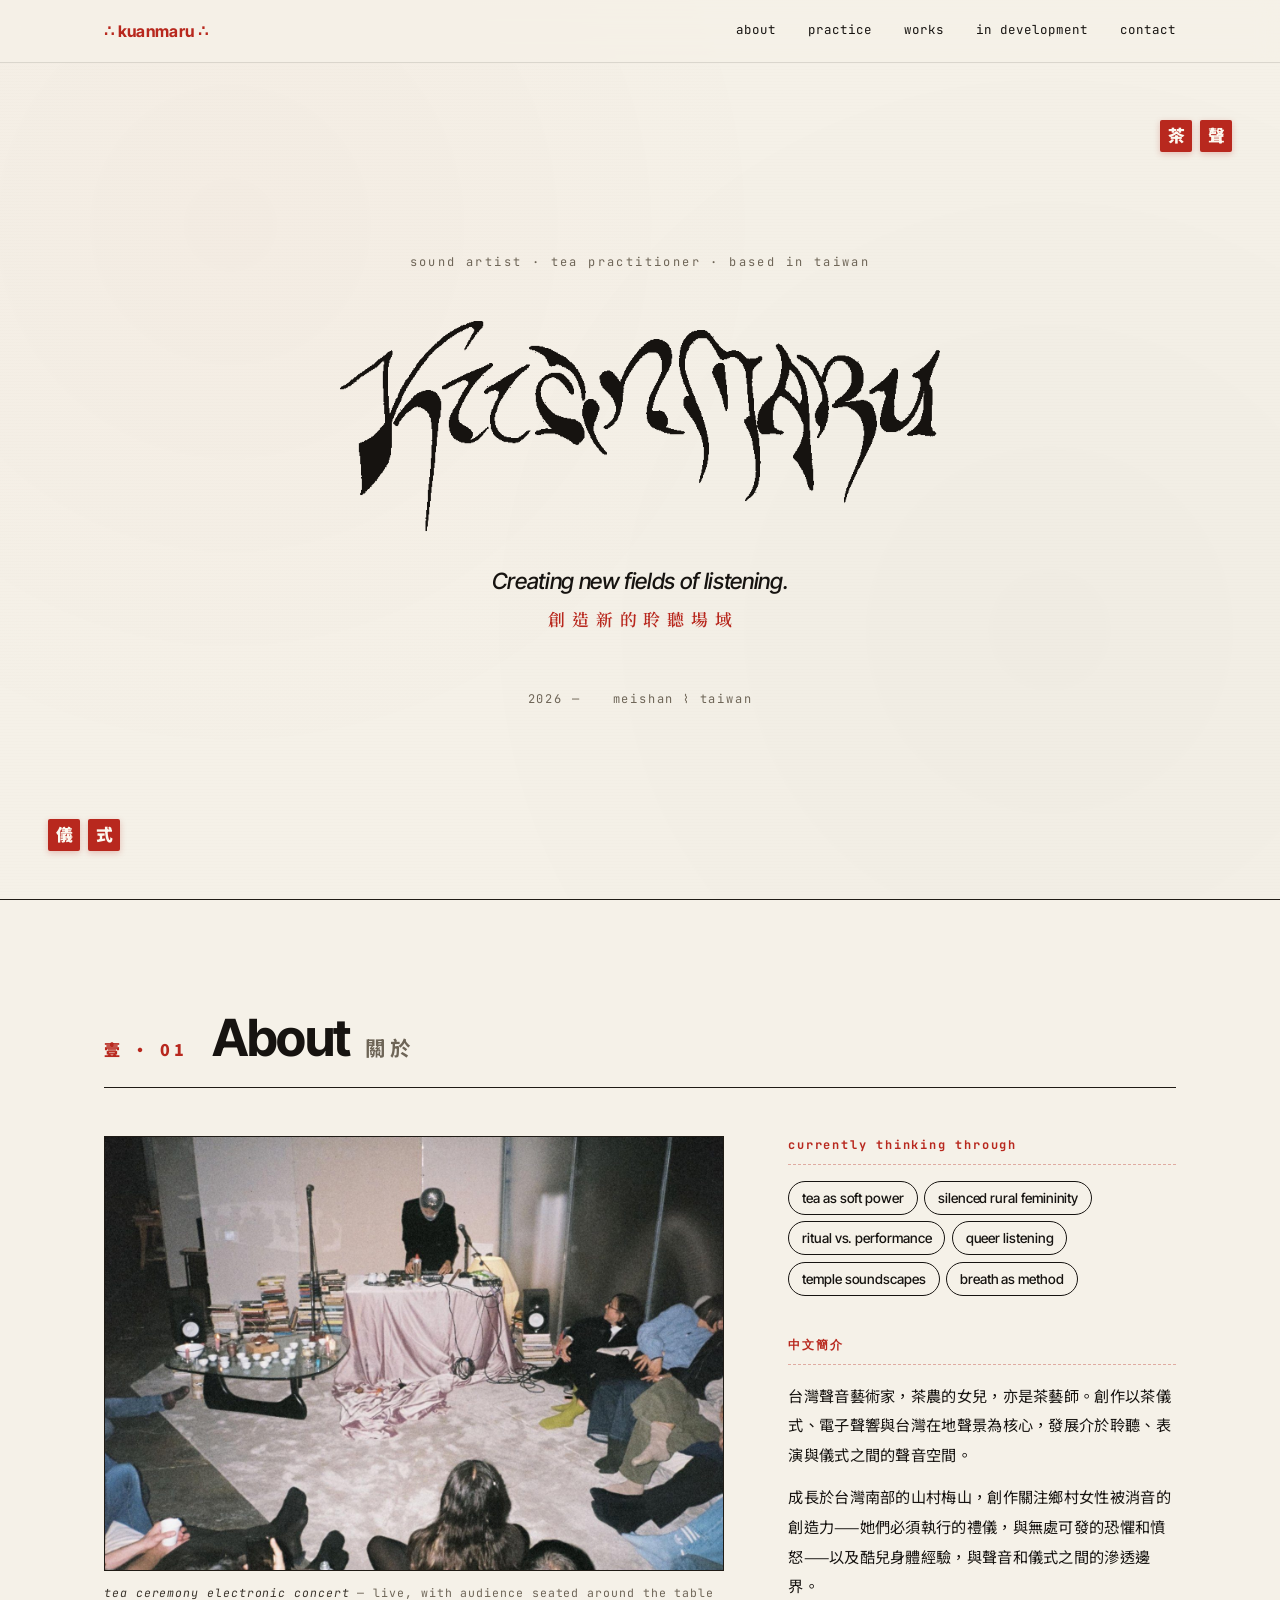
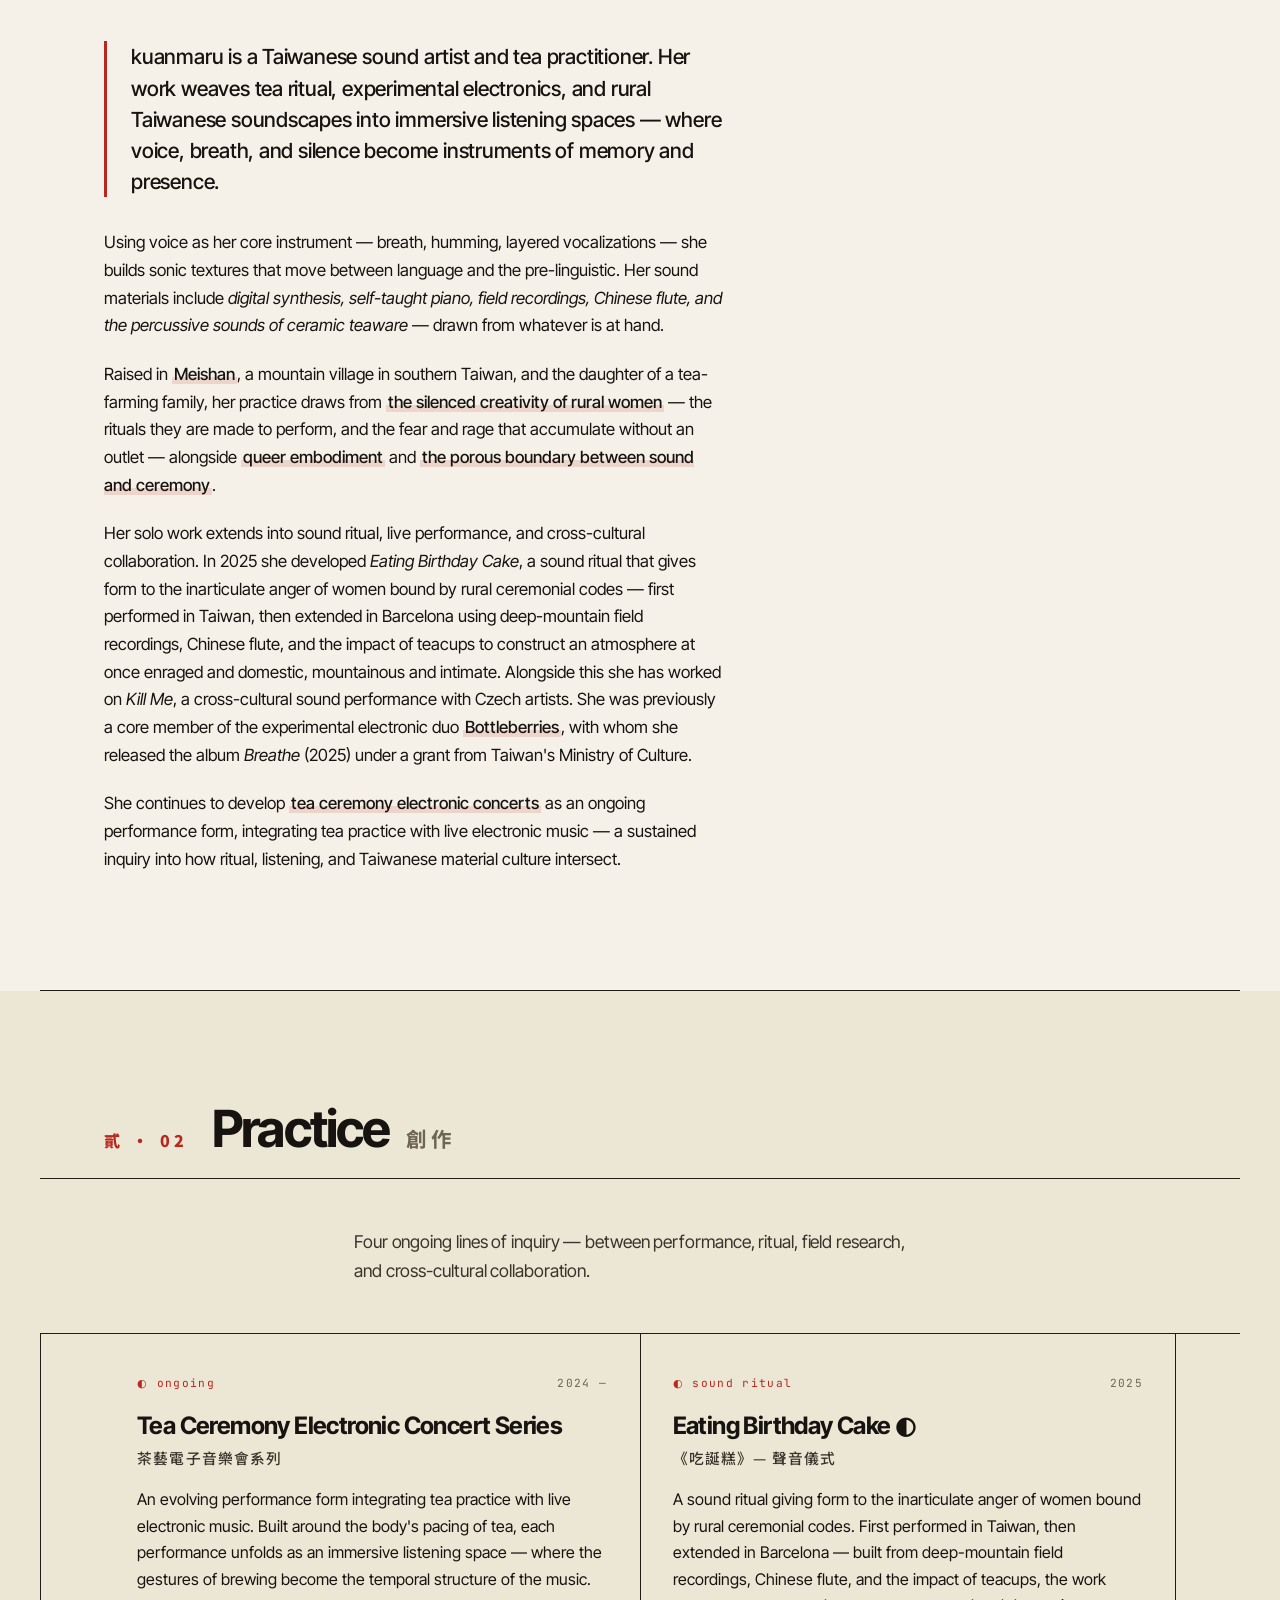
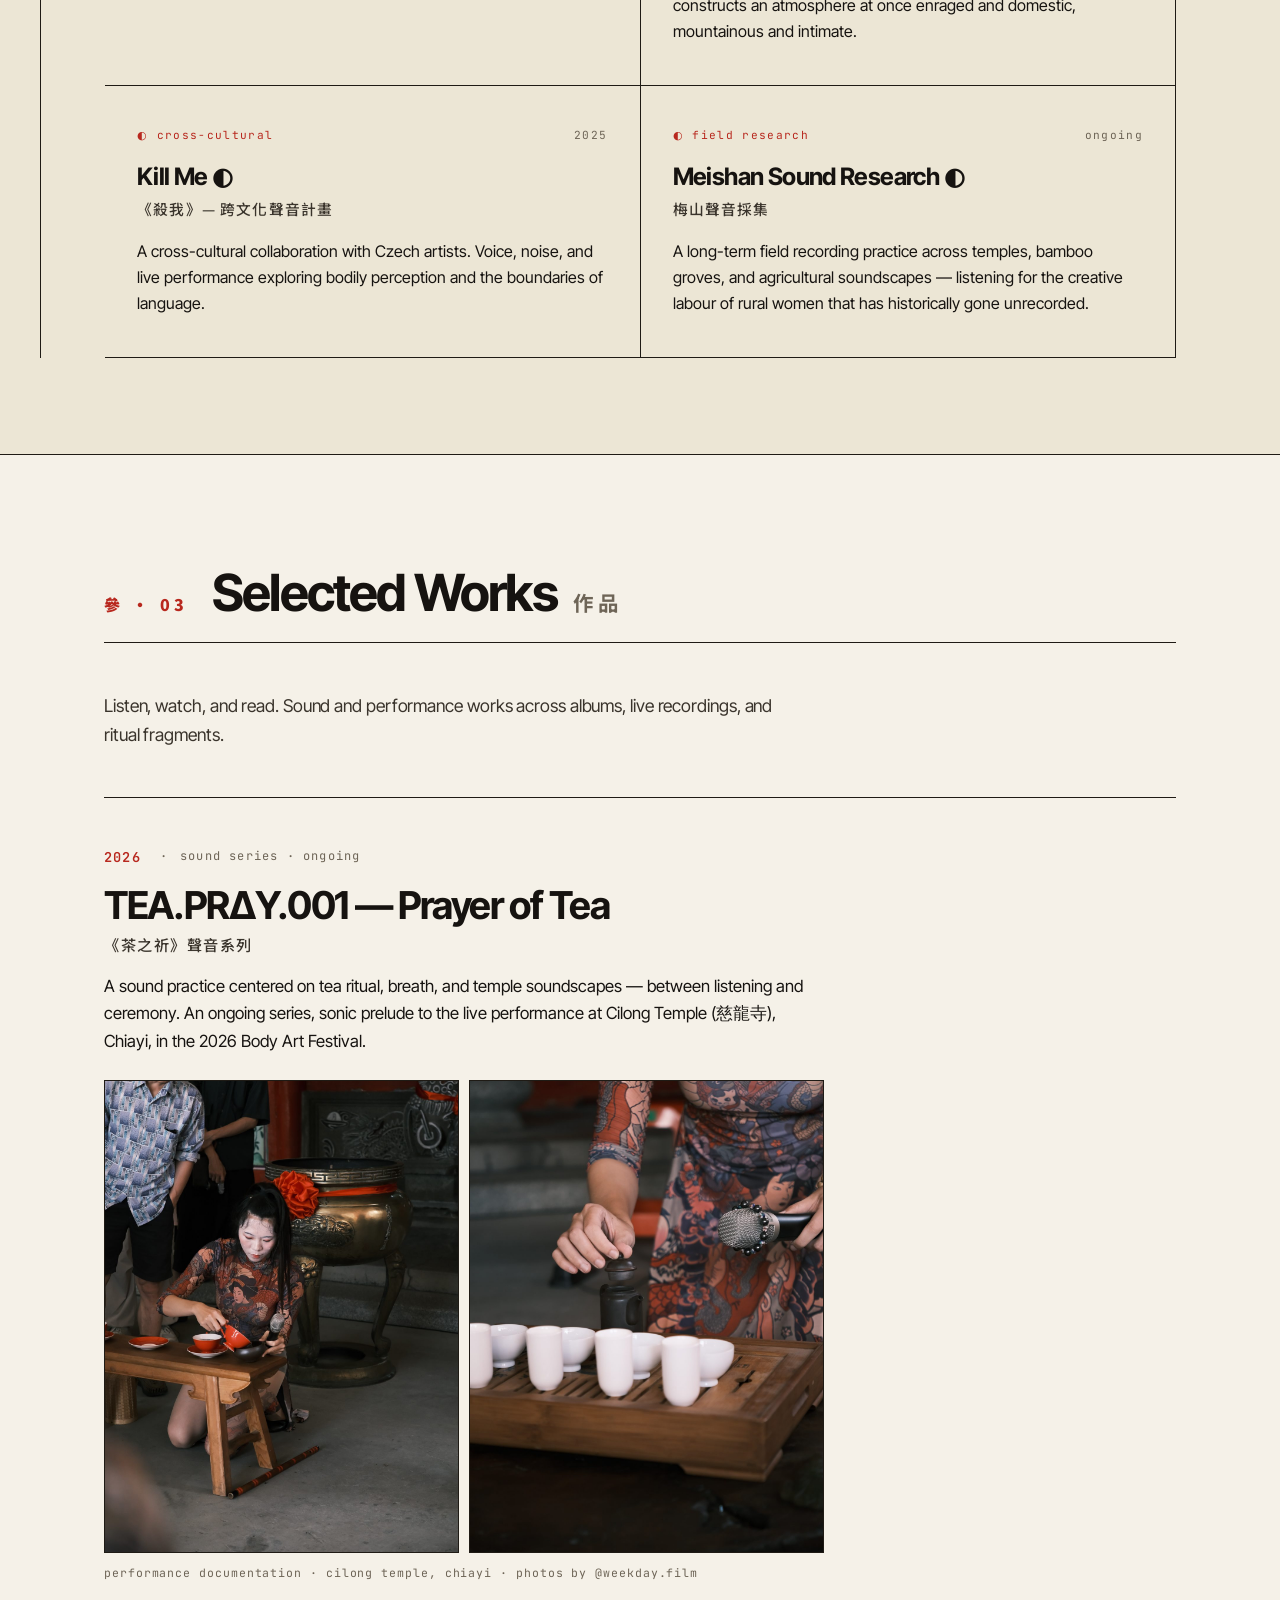
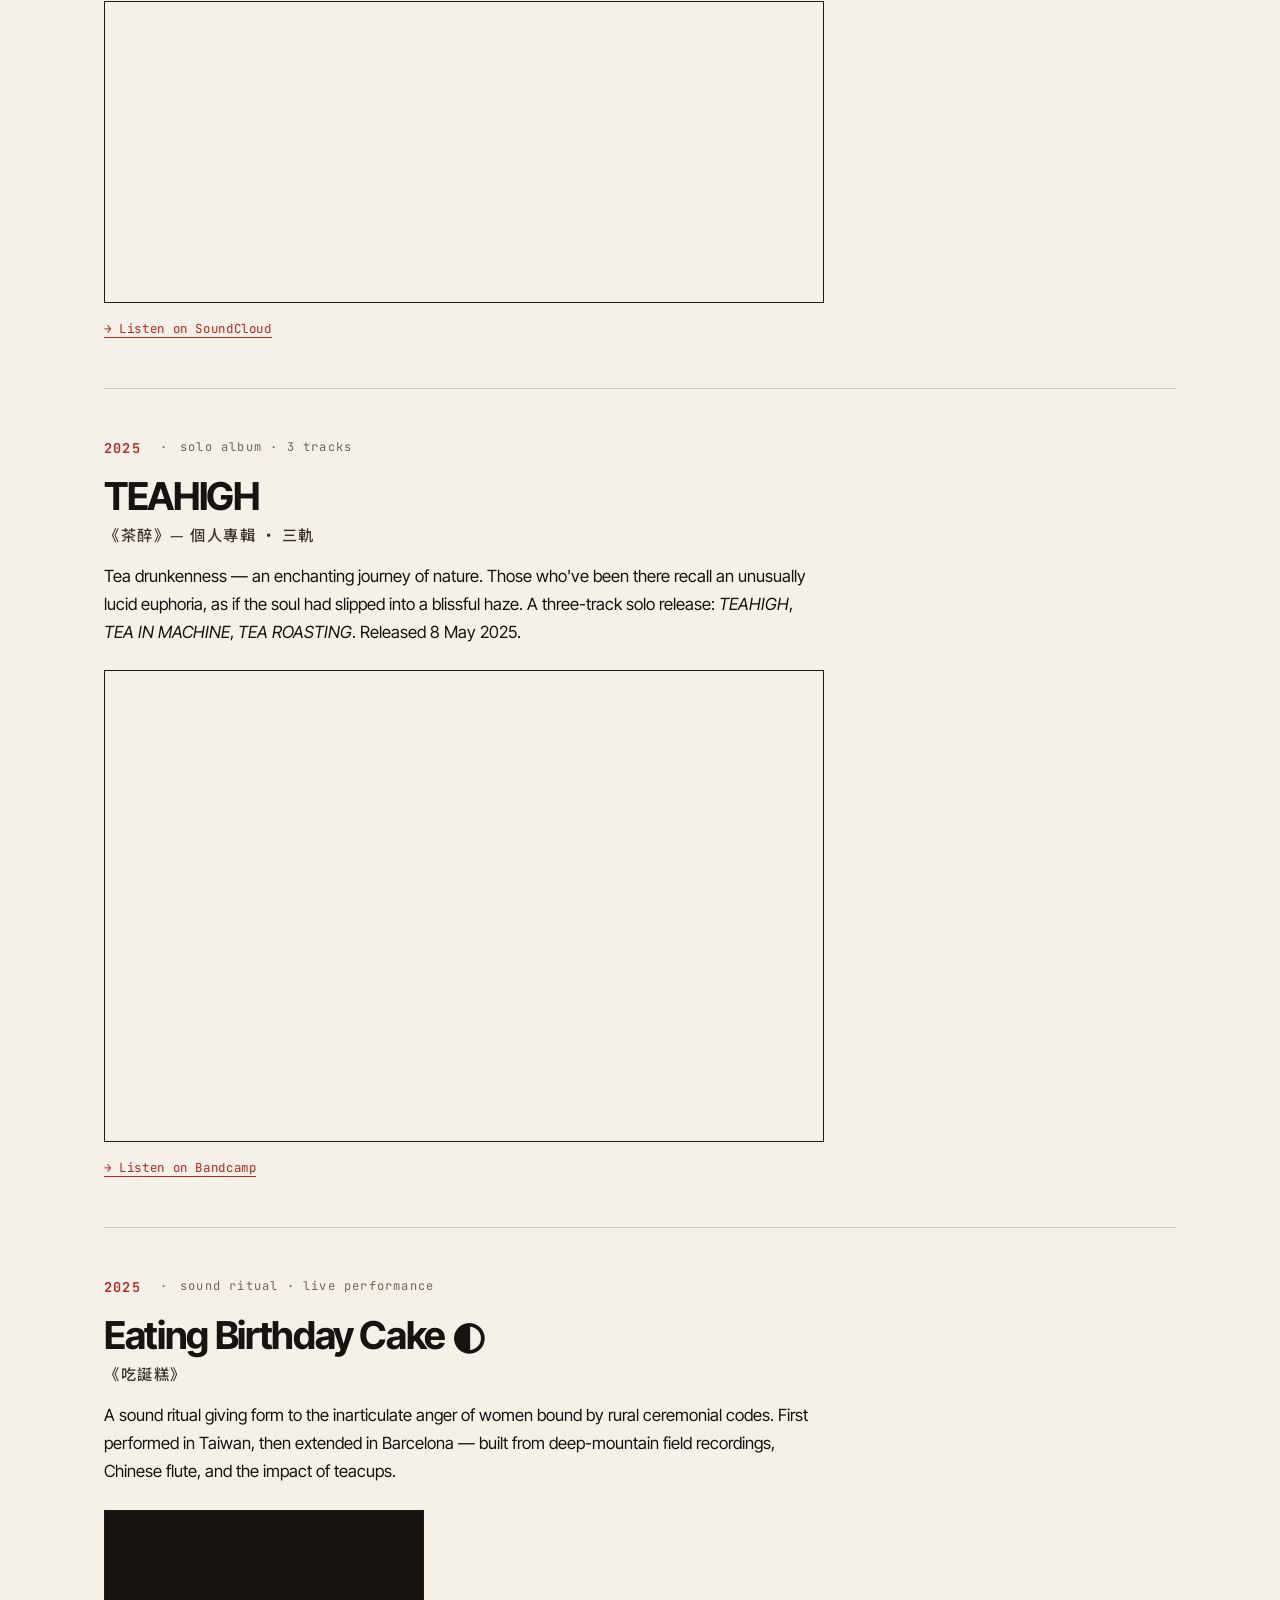
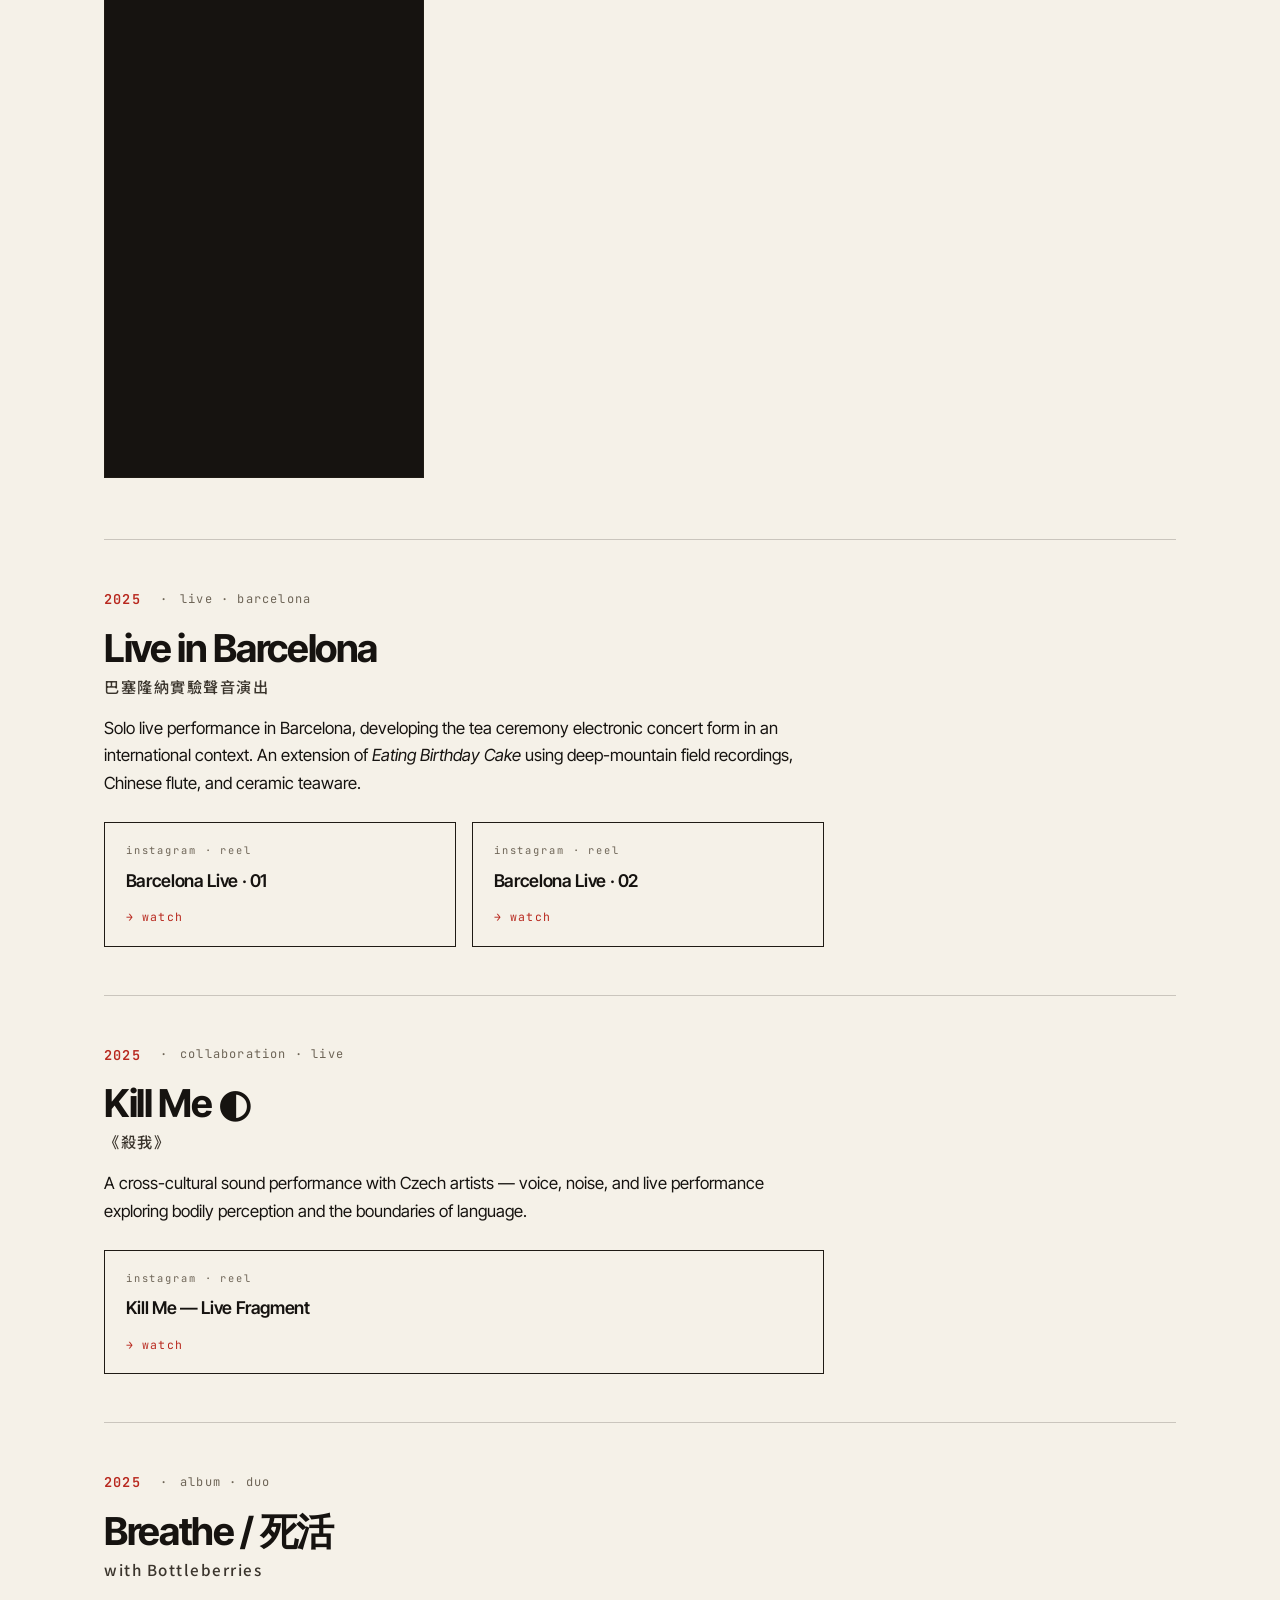
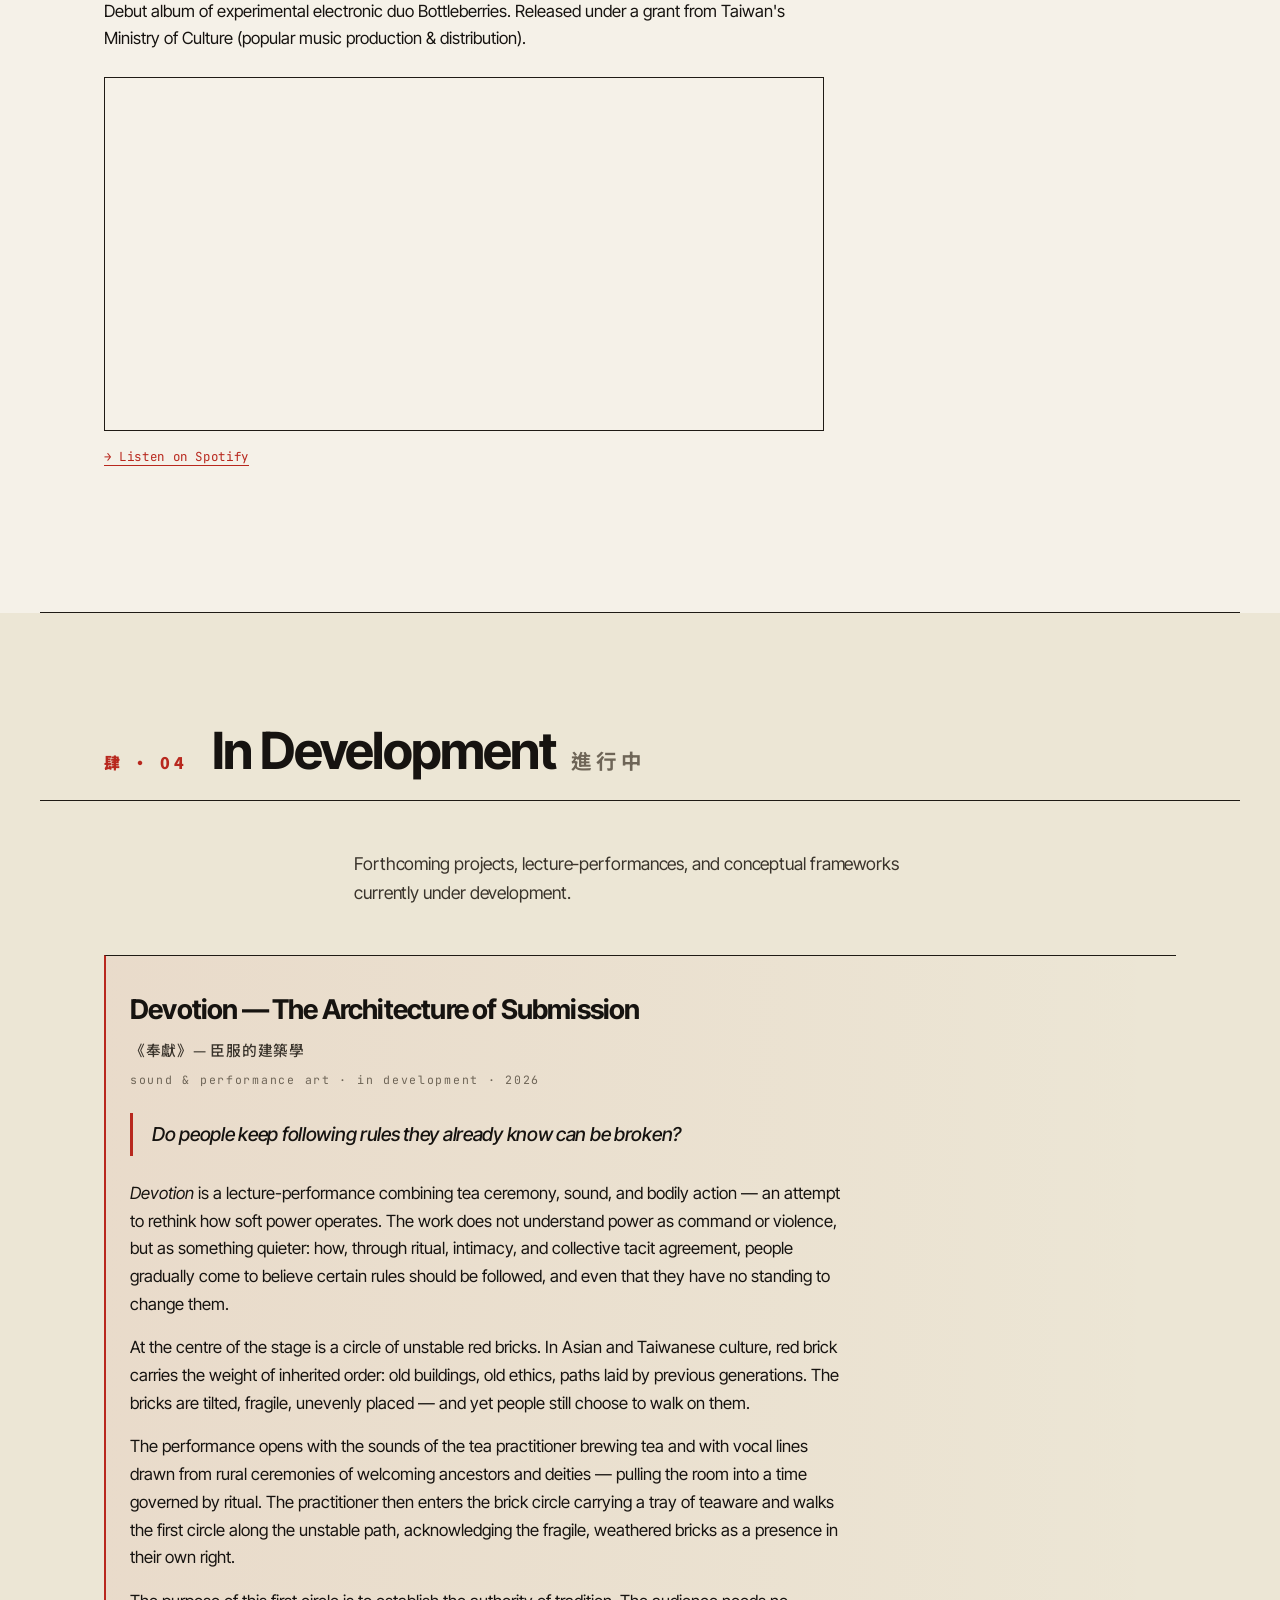
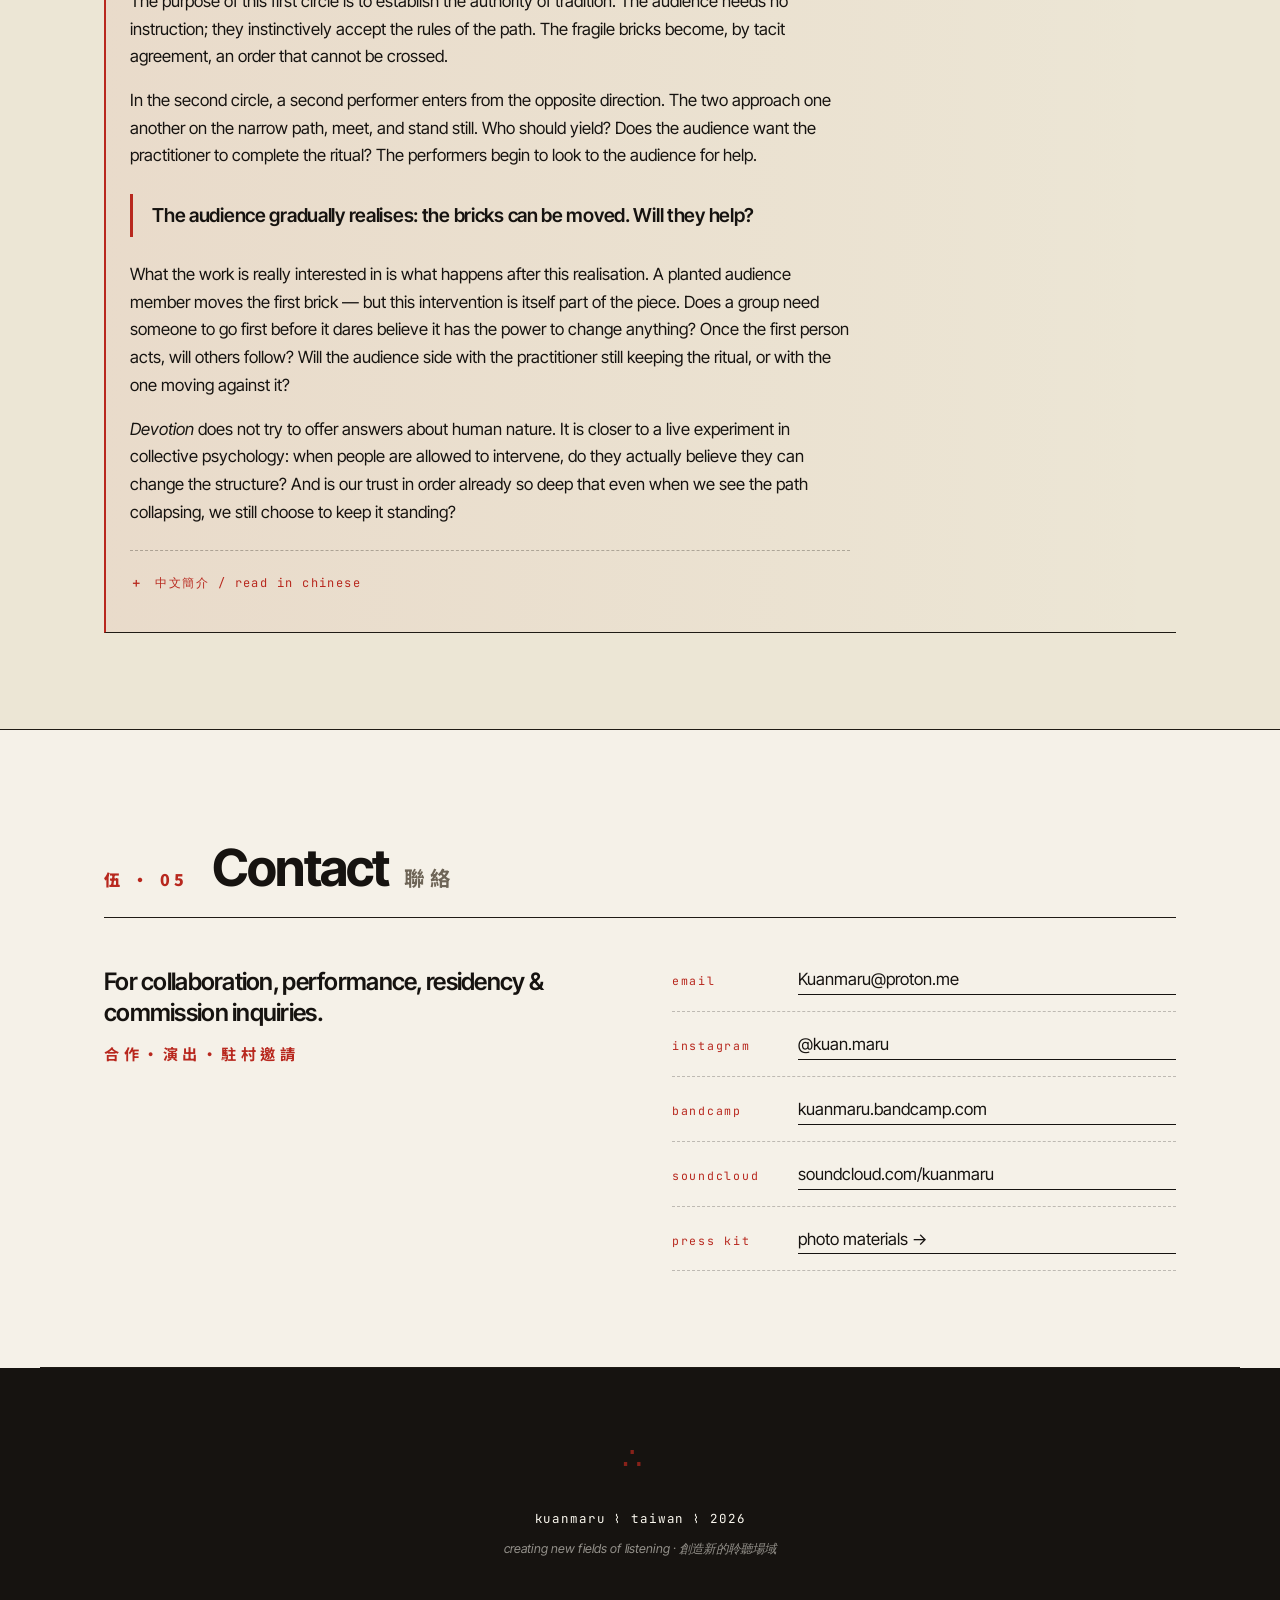
<file: index.html>
<!DOCTYPE html>
<html lang="en">
<head>
  <meta charset="UTF-8" />
  <meta name="viewport" content="width=device-width, initial-scale=1.0" />
  <title>kuanmaru — sound artist · tea practitioner</title>
  <meta name="description" content="kuanmaru is a Taiwanese sound artist, daughter of a tea-farming family. Her work weaves tea ritual, experimental electronics, and rural Taiwanese soundscapes into immersive listening spaces." />

  <link rel="preconnect" href="https://fonts.googleapis.com">
  <link rel="preconnect" href="https://fonts.gstatic.com" crossorigin>
  <link href="https://fonts.googleapis.com/css2?family=Inter+Tight:ital,wght@0,300;0,400;0,500;0,600;0,700;0,800;1,400;1,500&family=JetBrains+Mono:wght@300;400;500&family=Noto+Sans+TC:wght@400;500;700;900&family=Noto+Serif+TC:wght@400;600;700&display=swap" rel="stylesheet">

  <link rel="stylesheet" href="style.css" />
</head>
<body>

  <!-- ============== NAV ============== -->
  <nav class="nav">
    <div class="nav-inner">
      <a href="#top" class="nav-mark">∴ kuanmaru ∴</a>
      <ul class="nav-links">
        <li><a href="#about">about</a></li>
        <li><a href="#practice">practice</a></li>
        <li><a href="#works">works</a></li>
        <li><a href="#writing">in development</a></li>
        <li><a href="#contact">contact</a></li>
      </ul>
    </div>
  </nav>

  <!-- ============== HERO ============== -->
  <header id="top" class="hero">
    <div class="hero-seal-top">
      <span class="seal-zh">茶</span>
      <span class="seal-zh">聲</span>
    </div>

    <div class="hero-inner">
      <p class="hero-eyebrow">sound artist · tea practitioner · based in taiwan</p>
      <h1 class="hero-title">
        <img src="kuanmaru-logo.png" alt="kuanmaru" class="hero-logo" />
        <span class="visually-hidden">kuanmaru</span>
      </h1>
      <p class="hero-tagline"><em>Creating new fields of listening.</em></p>
      <p class="hero-tagline-zh">創造新的聆聽場域</p>
      <div class="hero-meta">
        <span>2026 —</span>
        <span>Meishan ⌇ Taiwan</span>
      </div>
    </div>

    <div class="hero-seal-bot">
      <span class="seal-zh">儀</span>
      <span class="seal-zh">式</span>
    </div>
  </header>

  <!-- ============== ABOUT ============== -->
  <section id="about" class="section">
    <div class="section-head">
      <span class="section-num">壹 · 01</span>
      <h2>About <span class="h2-zh">關於</span></h2>
    </div>

    <div class="about-grid">
      <div class="about-col">
        <figure class="about-banner">
          <img src="tea-concert-main.jpg" alt="kuanmaru performing a tea ceremony electronic concert, with audience seated on the floor around a pink-draped table of teaware and electronics" loading="lazy" />
          <figcaption><em>Tea Ceremony Electronic Concert</em> — live, with audience seated around the table</figcaption>
        </figure>
        <p class="lead">
          kuanmaru is a Taiwanese sound artist and tea practitioner. Her work weaves tea ritual, experimental electronics, and rural Taiwanese soundscapes into immersive listening spaces — where voice, breath, and silence become instruments of memory and presence.
        </p>
        <p>
          Using voice as her core instrument — breath, humming, layered vocalizations — she builds sonic textures that move between language and the pre-linguistic. Her sound materials include <em>digital synthesis, self-taught piano, field recordings, Chinese flute, and the percussive sounds of ceramic teaware</em> — drawn from whatever is at hand.
        </p>
        <p>
          Raised in <strong>Meishan</strong>, a mountain village in southern Taiwan, and the daughter of a tea-farming family, her practice draws from <strong>the silenced creativity of rural women</strong> — the rituals they are made to perform, and the fear and rage that accumulate without an outlet — alongside <strong>queer embodiment</strong> and <strong>the porous boundary between sound and ceremony</strong>.
        </p>
        <p>
          Her solo work extends into sound ritual, live performance, and cross-cultural collaboration. In 2025 she developed <em>Eating Birthday Cake</em>, a sound ritual that gives form to the inarticulate anger of women bound by rural ceremonial codes — first performed in Taiwan, then extended in Barcelona using deep-mountain field recordings, Chinese flute, and the impact of teacups to construct an atmosphere at once enraged and domestic, mountainous and intimate. Alongside this she has worked on <em>Kill Me</em>, a cross-cultural sound performance with Czech artists. She was previously a core member of the experimental electronic duo <strong>Bottleberries</strong>, with whom she released the album <em>Breathe</em> (2025) under a grant from Taiwan's Ministry of Culture.
        </p>
        <p>
          She continues to develop <strong>tea ceremony electronic concerts</strong> as an ongoing performance form, integrating tea practice with live electronic music — a sustained inquiry into how ritual, listening, and Taiwanese material culture intersect.
        </p>
      </div>

      <aside class="about-side">
        <div class="side-block">
          <h4>currently thinking through</h4>
          <ul class="tag-list">
            <li>tea as soft power</li>
            <li>silenced rural femininity</li>
            <li>ritual vs. performance</li>
            <li>queer listening</li>
            <li>temple soundscapes</li>
            <li>breath as method</li>
          </ul>
        </div>

        <div class="side-block">
          <h4>中文簡介</h4>
          <p class="zh-text">
            台灣聲音藝術家，茶農的女兒，亦是茶藝師。創作以茶儀式、電子聲響與台灣在地聲景為核心，發展介於聆聽、表演與儀式之間的聲音空間。
          </p>
          <p class="zh-text">
            成長於台灣南部的山村梅山，創作關注鄉村女性被消音的創造力——她們必須執行的禮儀，與無處可發的恐懼和憤怒——以及酷兒身體經驗，與聲音和儀式之間的滲透邊界。
          </p>
        </div>
      </aside>
    </div>
  </section>

  <!-- ============== PRACTICE ============== -->
  <section id="practice" class="section section-alt">
    <div class="section-head">
      <span class="section-num">貳 · 02</span>
      <h2>Practice <span class="h2-zh">創作</span></h2>
    </div>

    <p class="section-intro">
      Four ongoing lines of inquiry — between performance, ritual, field research, and cross-cultural collaboration.
    </p>

    <div class="practice-grid">

      <article class="practice-item">
        <div class="practice-meta">
          <span class="practice-tag">ongoing</span>
          <span class="practice-year">2024 —</span>
        </div>
        <h3>Tea Ceremony Electronic Concert Series</h3>
        <p class="practice-zh">茶藝電子音樂會系列</p>
        <p>
          An evolving performance form integrating tea practice with live electronic music. Built around the body's pacing of tea, each performance unfolds as an immersive listening space — where the gestures of brewing become the temporal structure of the music.
        </p>
      </article>

      <article class="practice-item">
        <div class="practice-meta">
          <span class="practice-tag">sound ritual</span>
          <span class="practice-year">2025</span>
        </div>
        <h3>Eating Birthday Cake ◐</h3>
        <p class="practice-zh">《吃誕糕》— 聲音儀式</p>
        <p>
          A sound ritual giving form to the inarticulate anger of women bound by rural ceremonial codes. First performed in Taiwan, then extended in Barcelona — built from deep-mountain field recordings, Chinese flute, and the impact of teacups, the work constructs an atmosphere at once enraged and domestic, mountainous and intimate.
        </p>
      </article>

      <article class="practice-item">
        <div class="practice-meta">
          <span class="practice-tag">cross-cultural</span>
          <span class="practice-year">2025</span>
        </div>
        <h3>Kill Me ◐</h3>
        <p class="practice-zh">《殺我》— 跨文化聲音計畫</p>
        <p>
          A cross-cultural collaboration with Czech artists. Voice, noise, and live performance exploring bodily perception and the boundaries of language.
        </p>
      </article>

      <article class="practice-item">
        <div class="practice-meta">
          <span class="practice-tag">field research</span>
          <span class="practice-year">ongoing</span>
        </div>
        <h3>Meishan Sound Research ◐</h3>
        <p class="practice-zh">梅山聲音採集</p>
        <p>
          A long-term field recording practice across temples, bamboo groves, and agricultural soundscapes — listening for the creative labour of rural women that has historically gone unrecorded.
        </p>
      </article>

    </div>
  </section>

  <!-- ============== WORKS ============== -->
  <section id="works" class="section">
    <div class="section-head">
      <span class="section-num">參 · 03</span>
      <h2>Selected Works <span class="h2-zh">作品</span></h2>
    </div>

    <p class="section-intro">
      Listen, watch, and read. Sound and performance works across albums, live recordings, and ritual fragments.
    </p>

    <!-- ▸ TEA.PRΔY.001 -->
    <article class="work-block">
      <div class="work-head">
        <span class="work-year">2026</span>
        <span class="work-format">sound series · ongoing</span>
      </div>
      <h3>TEA.PRΔY.001 — Prayer of Tea</h3>
      <p class="work-zh">《茶之祈》聲音系列</p>
      <p class="work-desc">
        A sound practice centered on tea ritual, breath, and temple soundscapes — between listening and ceremony. An ongoing series, sonic prelude to the live performance at Cilong Temple (慈龍寺), Chiayi, in the 2026 Body Art Festival.
      </p>
      <div class="work-image-pair">
        <figure>
          <img src="tea-prayer-02.jpg" alt="kuanmaru performing Prayer of Tea, kneeling before brass incense burner at Cilong Temple" loading="lazy" />
        </figure>
        <figure>
          <img src="tea-prayer-01.jpg" alt="Hands brewing tea beside a microphone during the Prayer of Tea performance" loading="lazy" />
        </figure>
      </div>
      <p class="image-credit">Performance documentation · Cilong Temple, Chiayi · photos by @weekday.film</p>
      <div class="embed-wrap embed-soundcloud">
        <iframe
          width="100%"
          height="300"
          scrolling="no"
          frameborder="no"
          allow="autoplay"
          src="https://w.soundcloud.com/player/?url=https%3A%2F%2Fsoundcloud.com%2Fkuanmaru%2Fsets%2Ftea-prdy&color=%23b8281e&auto_play=false&hide_related=true&show_comments=false&show_user=true&show_reposts=false&show_teaser=false&visual=true">
        </iframe>
      </div>
      <p class="work-links">
        <a href="https://on.soundcloud.com/Sw1XCf4wRFnGkeD3mS" target="_blank" rel="noopener">→ Listen on SoundCloud</a>
      </p>
    </article>

    <!-- ▸ teahigh -->
    <article class="work-block">
      <div class="work-head">
        <span class="work-year">2025</span>
        <span class="work-format">solo album · 3 tracks</span>
      </div>
      <h3>TEAHIGH</h3>
      <p class="work-zh">《茶醉》— 個人專輯 · 三軌</p>
      <p class="work-desc">
        Tea drunkenness — an enchanting journey of nature. Those who've been there recall an unusually lucid euphoria, as if the soul had slipped into a blissful haze. A three-track solo release: <em>TEAHIGH</em>, <em>TEA IN MACHINE</em>, <em>TEA ROASTING</em>. Released 8 May 2025.
      </p>
      <div class="embed-wrap embed-bandcamp">
        <iframe
          style="border: 0; width: 100%; height: 470px;"
          src="https://bandcamp.com/EmbeddedPlayer/album=239590527/size=large/bgcol=f5f1e8/linkcol=b8281e/transparent=true/"
          seamless>
          <a href="https://kuanmaru.bandcamp.com/album/teahigh">TEAHIGH by 官KUAN</a>
        </iframe>
      </div>
      <p class="work-links">
        <a href="https://kuanmaru.bandcamp.com/album/teahigh" target="_blank" rel="noopener">→ Listen on Bandcamp</a>
      </p>
    </article>

    <!-- ▸ Eating Birthday Cake -->
    <article class="work-block">
      <div class="work-head">
        <span class="work-year">2025</span>
        <span class="work-format">sound ritual · live performance</span>
      </div>
      <h3>Eating Birthday Cake ◐</h3>
      <p class="work-zh">《吃誕糕》</p>
      <p class="work-desc">
        A sound ritual giving form to the inarticulate anger of women bound by rural ceremonial codes. First performed in Taiwan, then extended in Barcelona — built from deep-mountain field recordings, Chinese flute, and the impact of teacups.
      </p>
      <div class="embed-wrap embed-youtube-short">
        <iframe
          src="https://www.youtube.com/embed/m_wOtIDX-e0"
          title="Eating Birthday Cake ◐ 吃誕糕"
          frameborder="0"
          allow="accelerometer; autoplay; clipboard-write; encrypted-media; gyroscope; picture-in-picture; web-share"
          allowfullscreen>
        </iframe>
      </div>
    </article>

    <!-- ▸ Live in Barcelona -->
    <article class="work-block">
      <div class="work-head">
        <span class="work-year">2025</span>
        <span class="work-format">live · Barcelona</span>
      </div>
      <h3>Live in Barcelona</h3>
      <p class="work-zh">巴塞隆納實驗聲音演出</p>
      <p class="work-desc">
        Solo live performance in Barcelona, developing the tea ceremony electronic concert form in an international context. An extension of <em>Eating Birthday Cake</em> using deep-mountain field recordings, Chinese flute, and ceramic teaware.
      </p>
      <div class="external-cards">
        <a class="ext-card" href="https://www.instagram.com/reel/DSW1URzCS56/" target="_blank" rel="noopener">
          <span class="ext-card-tag">Instagram · Reel</span>
          <span class="ext-card-title">Barcelona Live · 01</span>
          <span class="ext-card-cta">→ watch</span>
        </a>
        <a class="ext-card" href="https://www.instagram.com/reel/DSW3JyYCal2/" target="_blank" rel="noopener">
          <span class="ext-card-tag">Instagram · Reel</span>
          <span class="ext-card-title">Barcelona Live · 02</span>
          <span class="ext-card-cta">→ watch</span>
        </a>
      </div>
    </article>

    <!-- ▸ Kill Me -->
    <article class="work-block">
      <div class="work-head">
        <span class="work-year">2025</span>
        <span class="work-format">collaboration · live</span>
      </div>
      <h3>Kill Me ◐</h3>
      <p class="work-zh">《殺我》</p>
      <p class="work-desc">
        A cross-cultural sound performance with Czech artists — voice, noise, and live performance exploring bodily perception and the boundaries of language.
      </p>
      <div class="external-cards">
        <a class="ext-card" href="https://www.instagram.com/reel/DLlfFCxBcHp/" target="_blank" rel="noopener">
          <span class="ext-card-tag">Instagram · Reel</span>
          <span class="ext-card-title">Kill Me — Live Fragment</span>
          <span class="ext-card-cta">→ watch</span>
        </a>
      </div>
    </article>

    <!-- ▸ Breathe (Bottleberries) -->
    <article class="work-block">
      <div class="work-head">
        <span class="work-year">2025</span>
        <span class="work-format">album · duo</span>
      </div>
      <h3>Breathe / 死活</h3>
      <p class="work-zh">with Bottleberries</p>
      <p class="work-desc">
        Debut album of experimental electronic duo Bottleberries. Released under a grant from Taiwan's Ministry of Culture (popular music production &amp; distribution).
      </p>
      <div class="embed-wrap embed-spotify">
        <iframe
          style="border-radius:0; border:0; width:100%; height:352px;"
          src="https://open.spotify.com/embed/album/0TpPVsgBnWYDDLtQyLYjjS?utm_source=generator&theme=0"
          allowfullscreen
          allow="autoplay; clipboard-write; encrypted-media; fullscreen; picture-in-picture"
          loading="lazy">
        </iframe>
      </div>
      <p class="work-links">
        <a href="https://open.spotify.com/album/0TpPVsgBnWYDDLtQyLYjjS" target="_blank" rel="noopener">→ Listen on Spotify</a>
      </p>
    </article>

  </section>

  <!-- ============== WRITING / CONCEPTS ============== -->
  <section id="writing" class="section section-alt">
    <div class="section-head">
      <span class="section-num">肆 · 04</span>
      <h2>In Development <span class="h2-zh">進行中</span></h2>
    </div>

    <p class="section-intro">
      Forthcoming projects, lecture-performances, and conceptual frameworks currently under development.
    </p>

    <div class="writing-list">

      <article class="writing-item placeholder">
        <h3>Devotion — The Architecture of Submission</h3>
        <p class="writing-zh">《奉獻》— 臣服的建築學</p>
        <p class="writing-meta">sound &amp; performance art · in development · 2026</p>

        <p class="writing-body writing-question">
          <em>Do people keep following rules they already know can be broken?</em>
        </p>

        <p class="writing-body">
          <em>Devotion</em> is a lecture-performance combining tea ceremony, sound, and bodily action — an attempt to rethink how soft power operates. The work does not understand power as command or violence, but as something quieter: how, through ritual, intimacy, and collective tacit agreement, people gradually come to believe certain rules should be followed, and even that they have no standing to change them.
        </p>

        <p class="writing-body">
          At the centre of the stage is a circle of unstable red bricks. In Asian and Taiwanese culture, red brick carries the weight of inherited order: old buildings, old ethics, paths laid by previous generations. The bricks are tilted, fragile, unevenly placed — and yet people still choose to walk on them.
        </p>

        <p class="writing-body">
          The performance opens with the sounds of the tea practitioner brewing tea and with vocal lines drawn from rural ceremonies of welcoming ancestors and deities — pulling the room into a time governed by ritual. The practitioner then enters the brick circle carrying a tray of teaware and walks the first circle along the unstable path, acknowledging the fragile, weathered bricks as a presence in their own right.
        </p>

        <p class="writing-body">
          The purpose of this first circle is to establish the authority of tradition. The audience needs no instruction; they instinctively accept the rules of the path. The fragile bricks become, by tacit agreement, an order that cannot be crossed.
        </p>

        <p class="writing-body">
          In the second circle, a second performer enters from the opposite direction. The two approach one another on the narrow path, meet, and stand still. Who should yield? Does the audience want the practitioner to complete the ritual? The performers begin to look to the audience for help.
        </p>

        <p class="writing-body writing-question">
          <strong>The audience gradually realises: the bricks can be moved. Will they help?</strong>
        </p>

        <p class="writing-body">
          What the work is really interested in is what happens after this realisation. A planted audience member moves the first brick — but this intervention is itself part of the piece. Does a group need someone to go first before it dares believe it has the power to change anything? Once the first person acts, will others follow? Will the audience side with the practitioner still keeping the ritual, or with the one moving against it?
        </p>

        <p class="writing-body">
          <em>Devotion</em> does not try to offer answers about human nature. It is closer to a live experiment in collective psychology: when people are allowed to intervene, do they actually believe they can change the structure? And is our trust in order already so deep that even when we see the path collapsing, we still choose to keep it standing?
        </p>

        <details class="writing-zh-detail">
          <summary>中文簡介 / Read in Chinese</summary>
          <p class="zh-question"><strong>人們真的會繼續遵守那些自己已經知道可以被打破的規則嗎？</strong></p>
          <p>《奉獻》是一場結合茶席、聲音與身體行動的講座式行為演出，試圖重新討論軟實力如何運作。作品並不將權力理解為命令或暴力，而是理解為一種更安靜的東西：人們如何在儀式、親密感與集體默契之中，逐漸相信某些規則應該被遵循，甚至相信自己沒有資格改變它。</p>
          <p>舞台中央是一圈不穩定的紅磚路徑。紅磚在亞洲與台灣的文化裡，象徵一種被延續的舊秩序：老建築、舊倫理、守成的道路。它們已經傾斜、脆弱、不平均，但人仍選擇在上面行走。</p>
          <p>演出以茶藝師泡茶的聲響、以及農村迎神的吟唱開場——將現場帶入一種被儀式統治的時間。隨後，茶藝師端著茶盤進入紅磚圈，在紅磚路上走完第一圈，確認脆弱、老舊紅磚的主體性。</p>
          <p>這一圈的目的，是建立傳統的權威感。觀眾無需被告知，便會本能地接受這條路徑的規則——脆弱的磚塊由此被默認為一種不可違逆的秩序。</p>
          <p>第二圈開始時，另一位表演者從反方向走入紅磚圈。兩人在狹窄路徑上逼近、相遇、僵持。誰該讓路？觀眾是否支持茶藝師完成儀式？表演者開始以眼神向觀眾求助。</p>
          <p class="zh-question"><strong>觀眾會逐漸發現：紅磚其實是可以被搬動的。他們會幫忙嗎？</strong></p>
          <p>作品真正關心的，是這個發現之後的事。演出中將安排一位暗樁觀眾率先移動磚塊——但這個示範本身也是作品的一部分。群體是否需要有人先示範，才敢開始相信自己擁有改變的權力？當第一個人動手後，其他人會跟隨嗎？人們會選擇幫助那位仍在遵守儀式的茶藝師，還是支持逆向而行、破壞規則的人？</p>
          <p>《奉獻》不試圖給出關於人性的答案。它更像是一場關於集體心理的現場實驗：當人們被允許介入時，他們是否真的相信自己能改變結構？我們對秩序的信任，是否早已深到即使看見道路崩塌，仍然選擇繼續維持它？</p>
        </details>
      </article>

    </div>
  </section>

  <!-- ============== CONTACT ============== -->
  <section id="contact" class="section contact">
    <div class="section-head">
      <span class="section-num">伍 · 05</span>
      <h2>Contact <span class="h2-zh">聯絡</span></h2>
    </div>

    <div class="contact-grid">
      <div>
        <p class="contact-lead">For collaboration, performance, residency &amp; commission inquiries.</p>
        <p class="contact-lead-zh">合作・演出・駐村邀請</p>
      </div>

      <ul class="contact-list">
        <li>
          <span class="contact-label">email</span>
          <a href="mailto:Kuanmaru@proton.me">Kuanmaru@proton.me</a>
        </li>
        <li>
          <span class="contact-label">instagram</span>
          <a href="https://instagram.com/kuan.maru" target="_blank" rel="noopener">@kuan.maru</a>
        </li>
        <li>
          <span class="contact-label">bandcamp</span>
          <a href="https://kuanmaru.bandcamp.com" target="_blank" rel="noopener">kuanmaru.bandcamp.com</a>
        </li>
        <li>
          <span class="contact-label">soundcloud</span>
          <a href="https://soundcloud.com/kuanmaru" target="_blank" rel="noopener">soundcloud.com/kuanmaru</a>
        </li>
        <li>
          <span class="contact-label">press kit</span>
          <a href="https://drive.google.com/drive/folders/1euGuop70OPz8FMQCcbjxwFzTPGvaCgY9" target="_blank" rel="noopener">photo materials →</a>
        </li>
      </ul>
    </div>
  </section>

  <!-- ============== FOOTER ============== -->
  <footer class="footer">
    <div class="footer-inner">
      <div class="footer-mark">∴</div>
      <p class="footer-cn">kuanmaru ⌇ Taiwan ⌇ 2026</p>
      <p class="footer-line"><em>creating new fields of listening · 創造新的聆聽場域</em></p>
    </div>
  </footer>

</body>
</html>
</file>
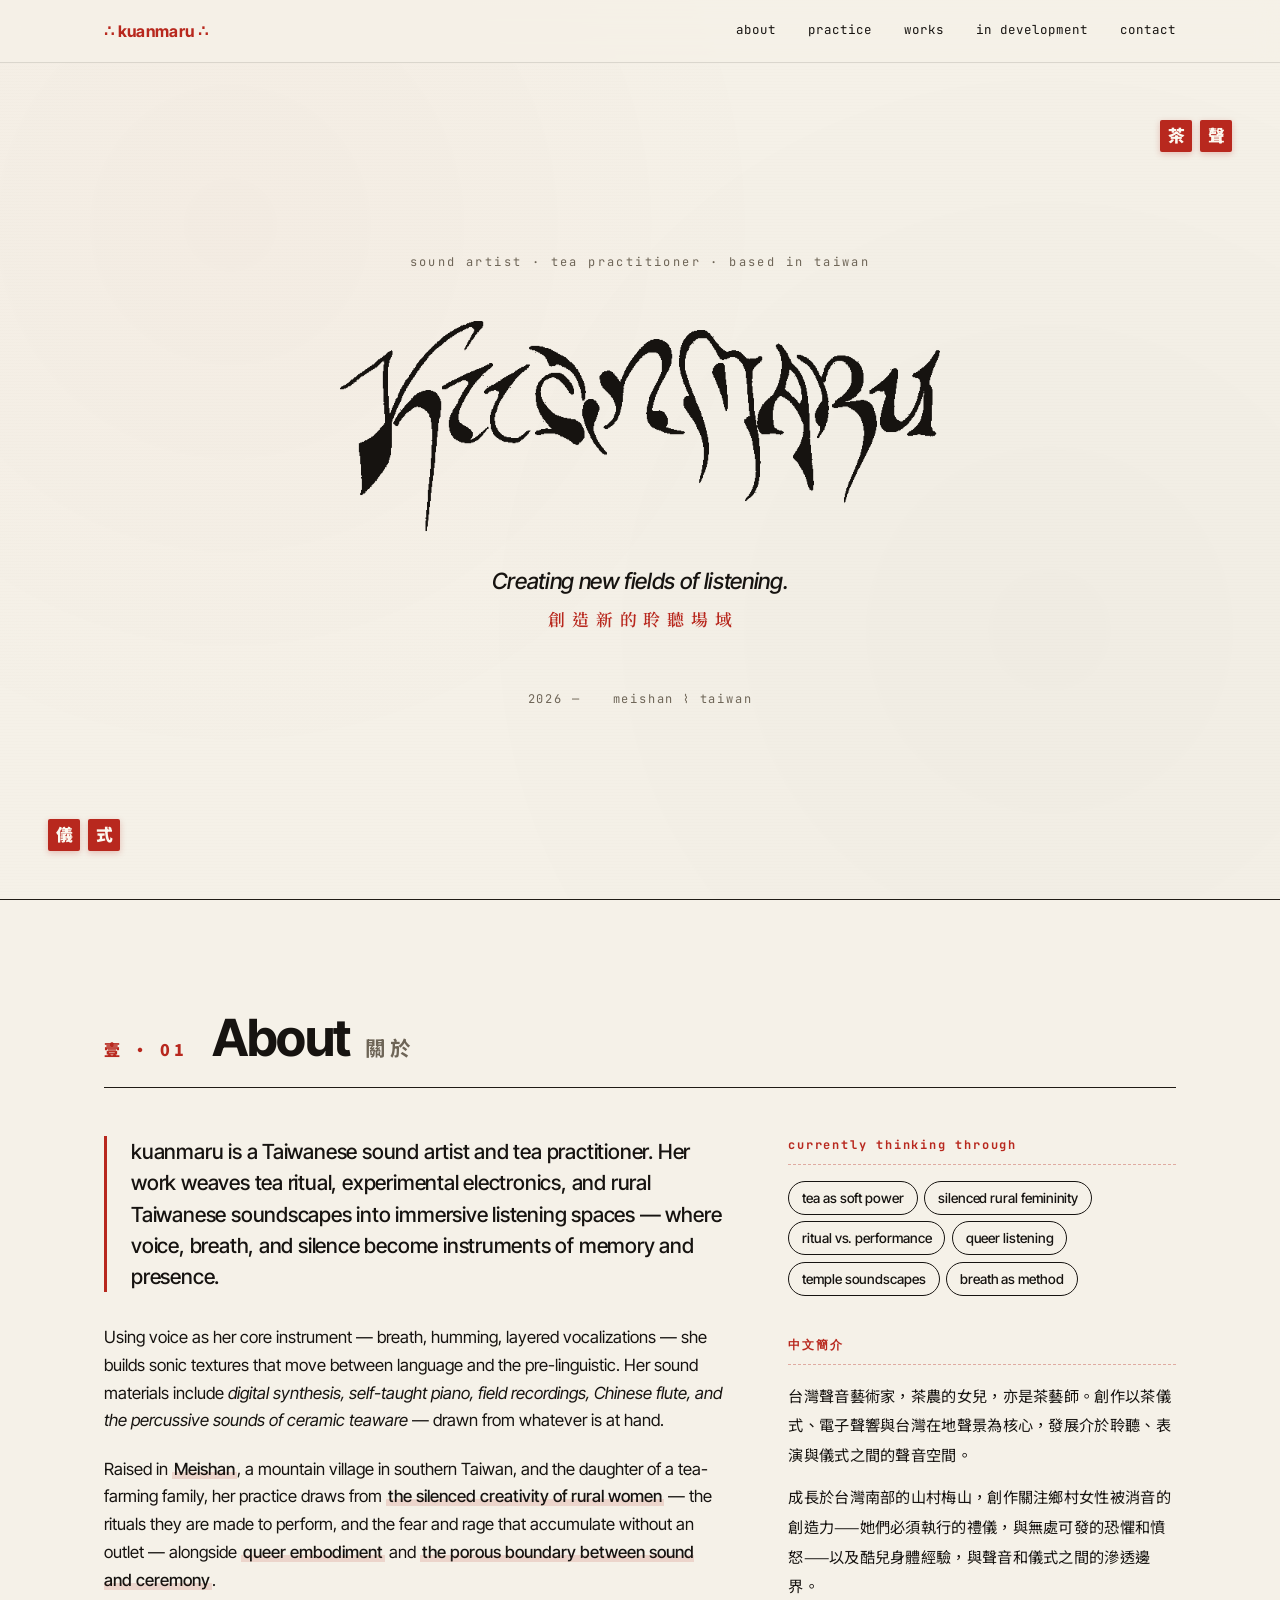
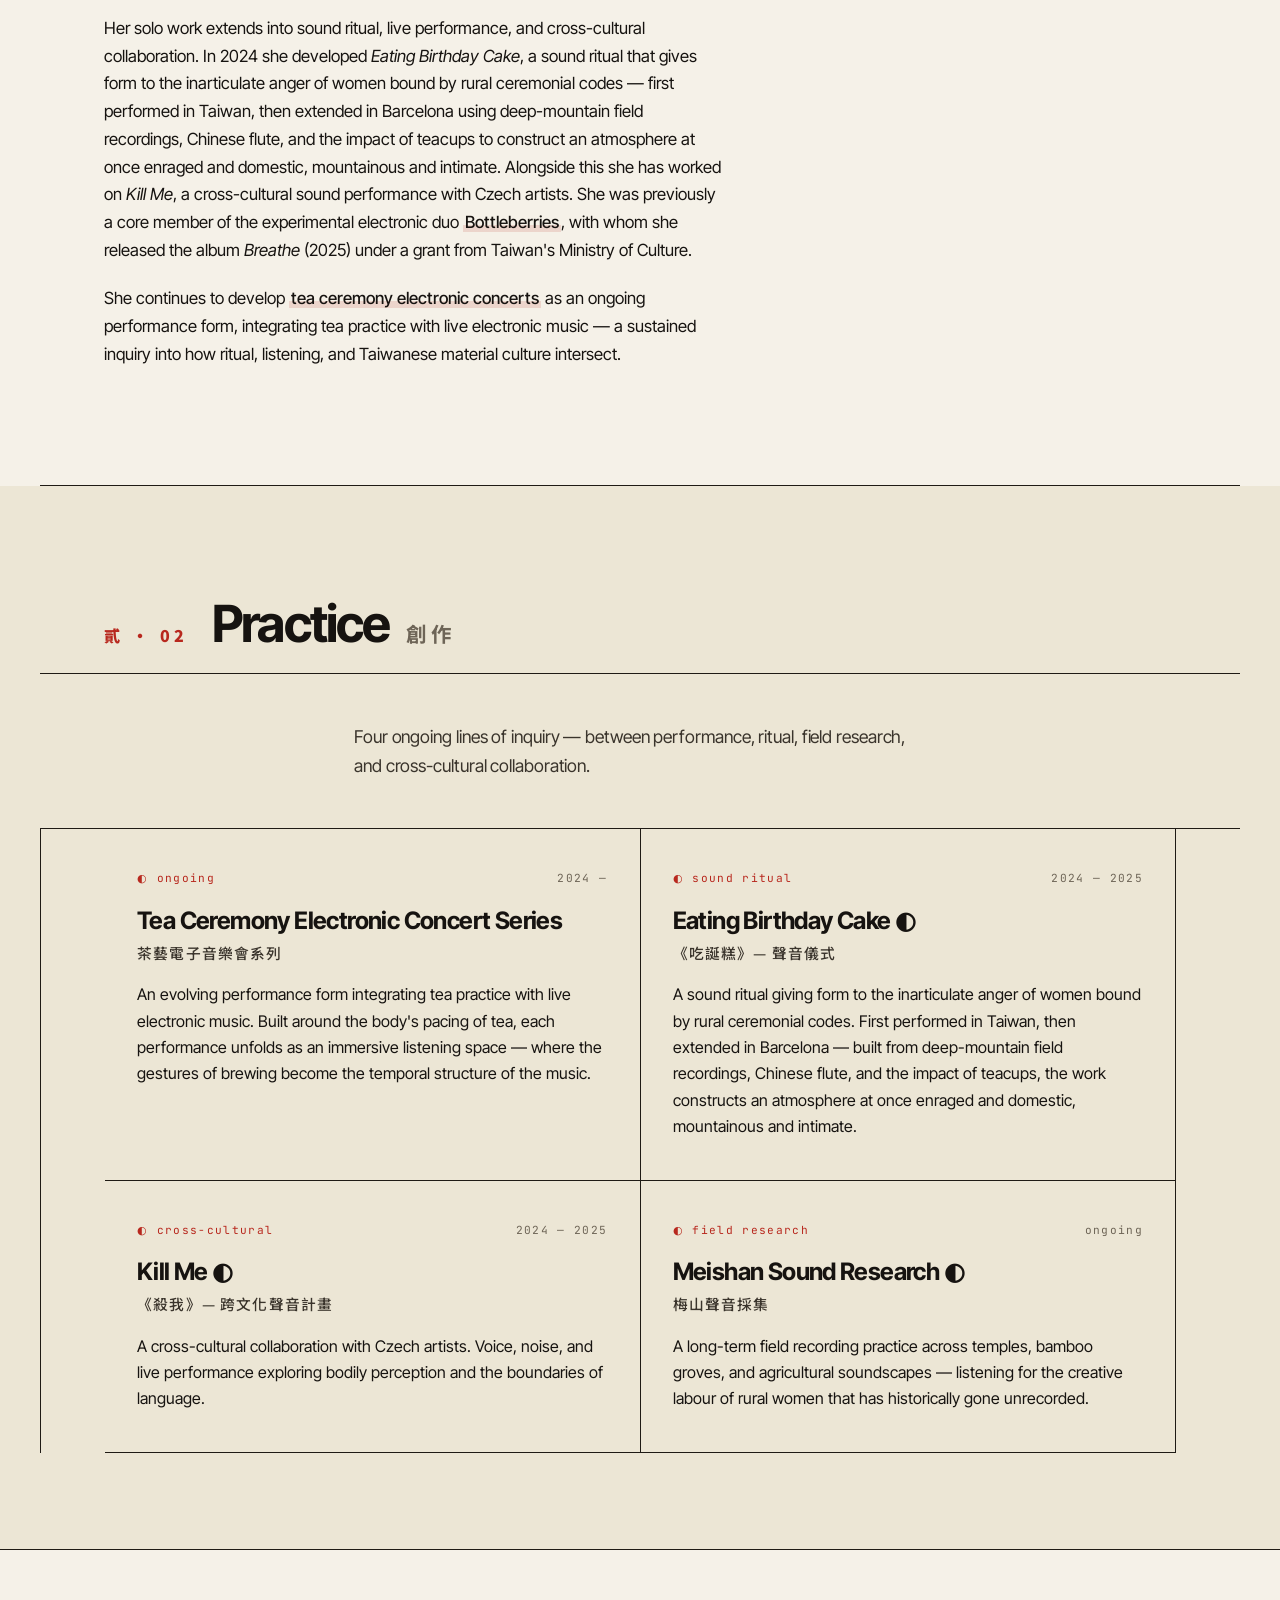
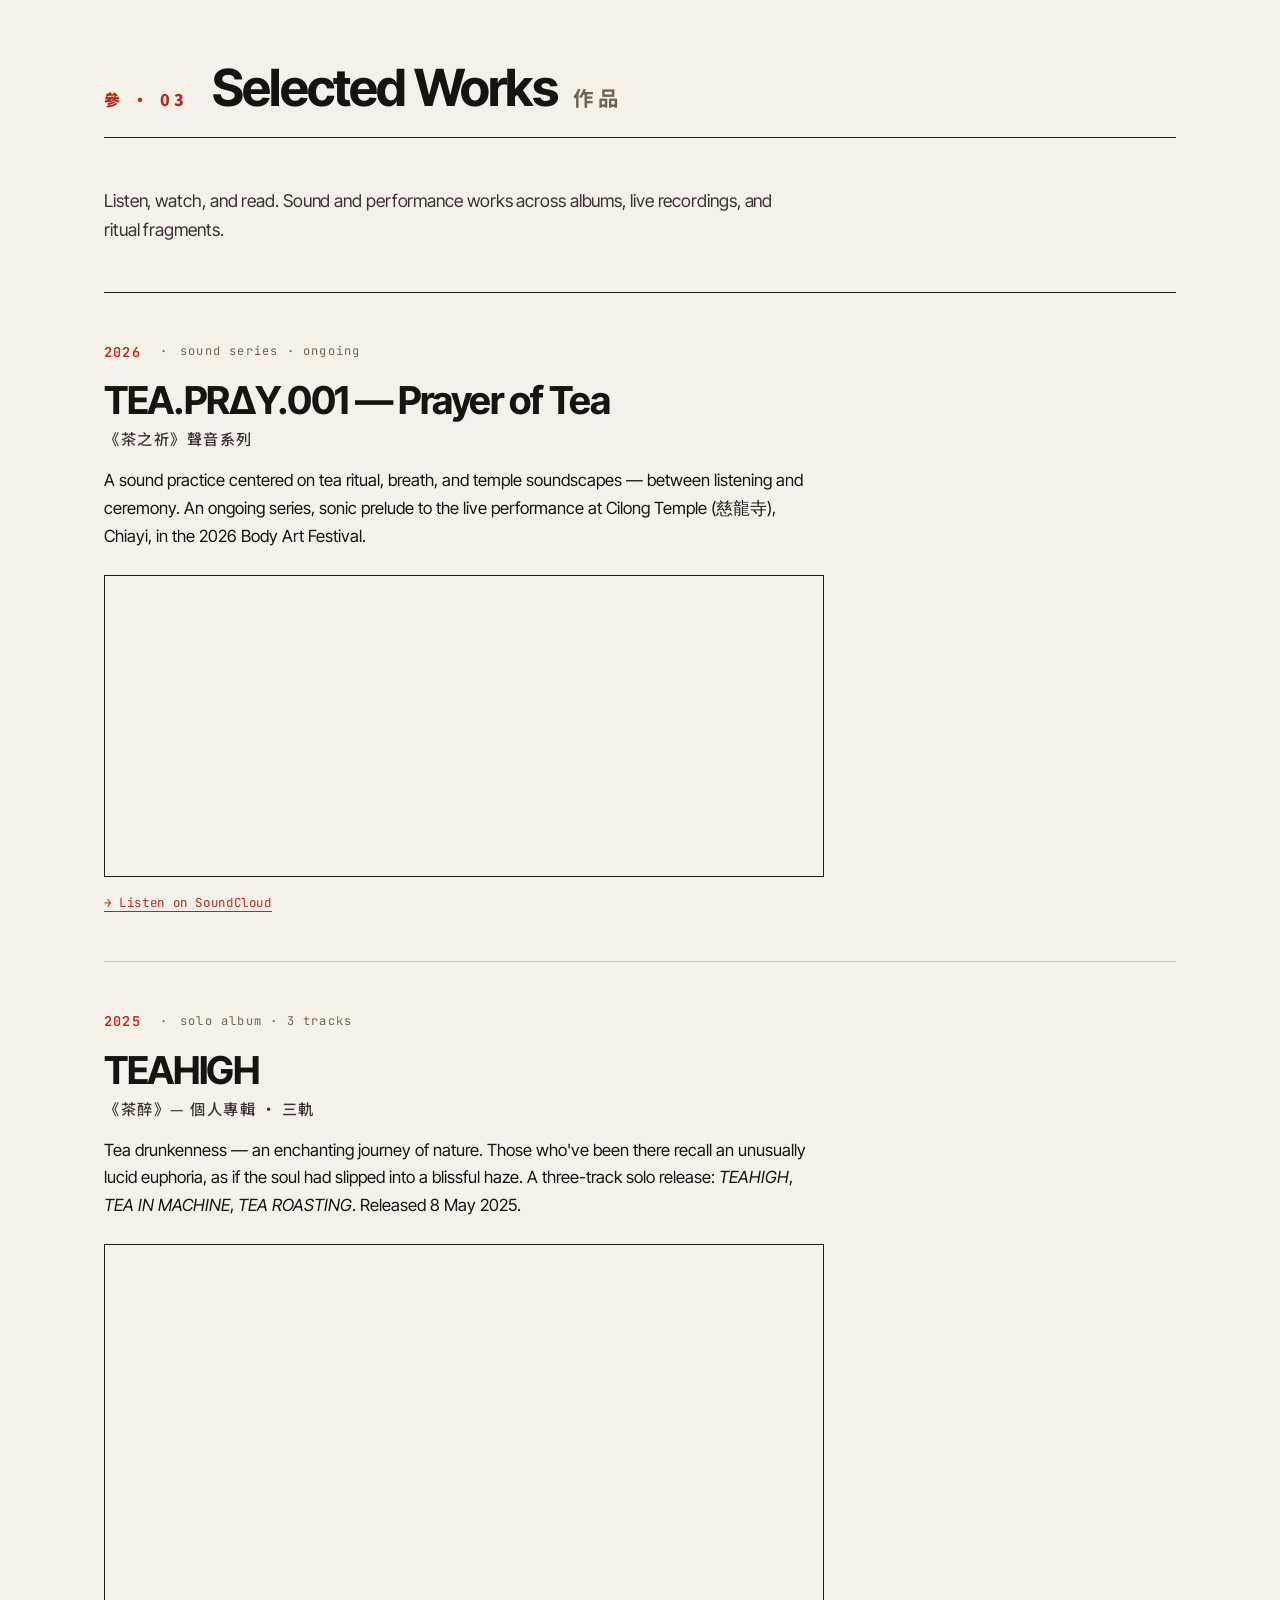
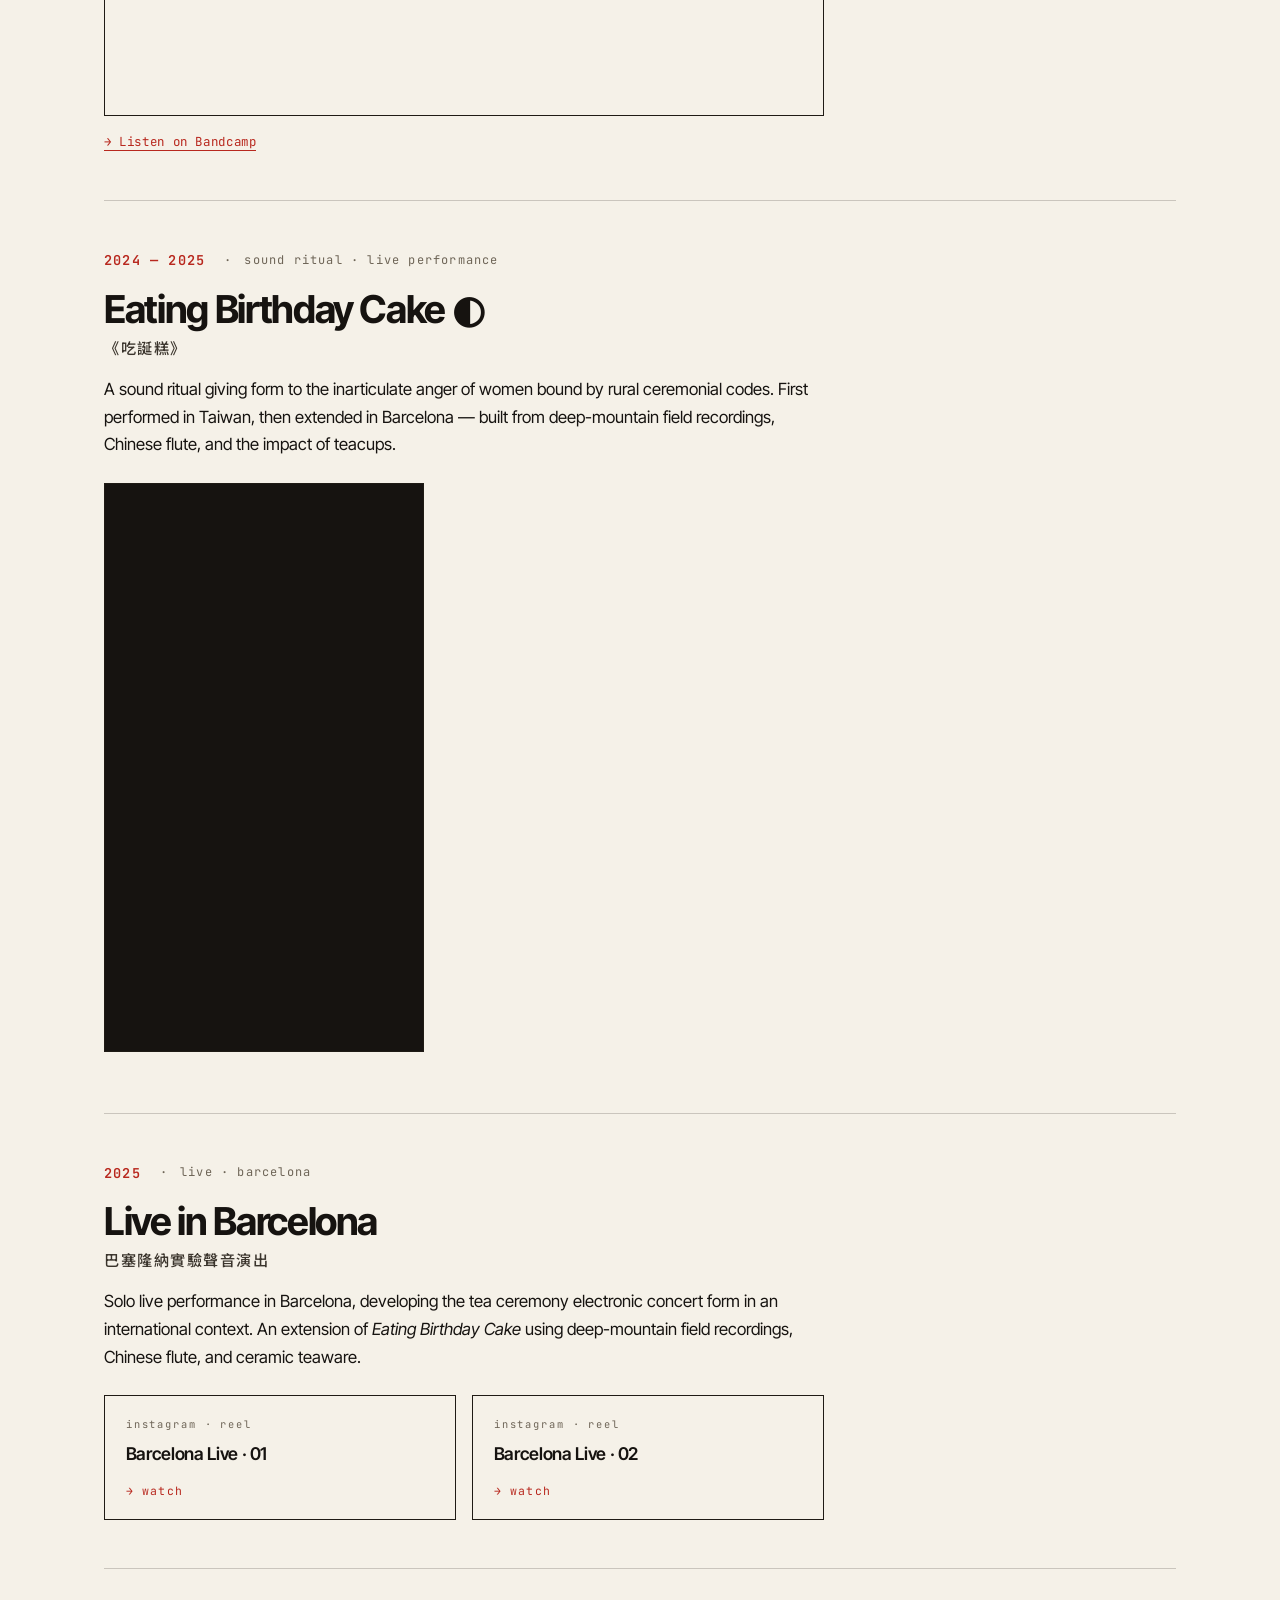
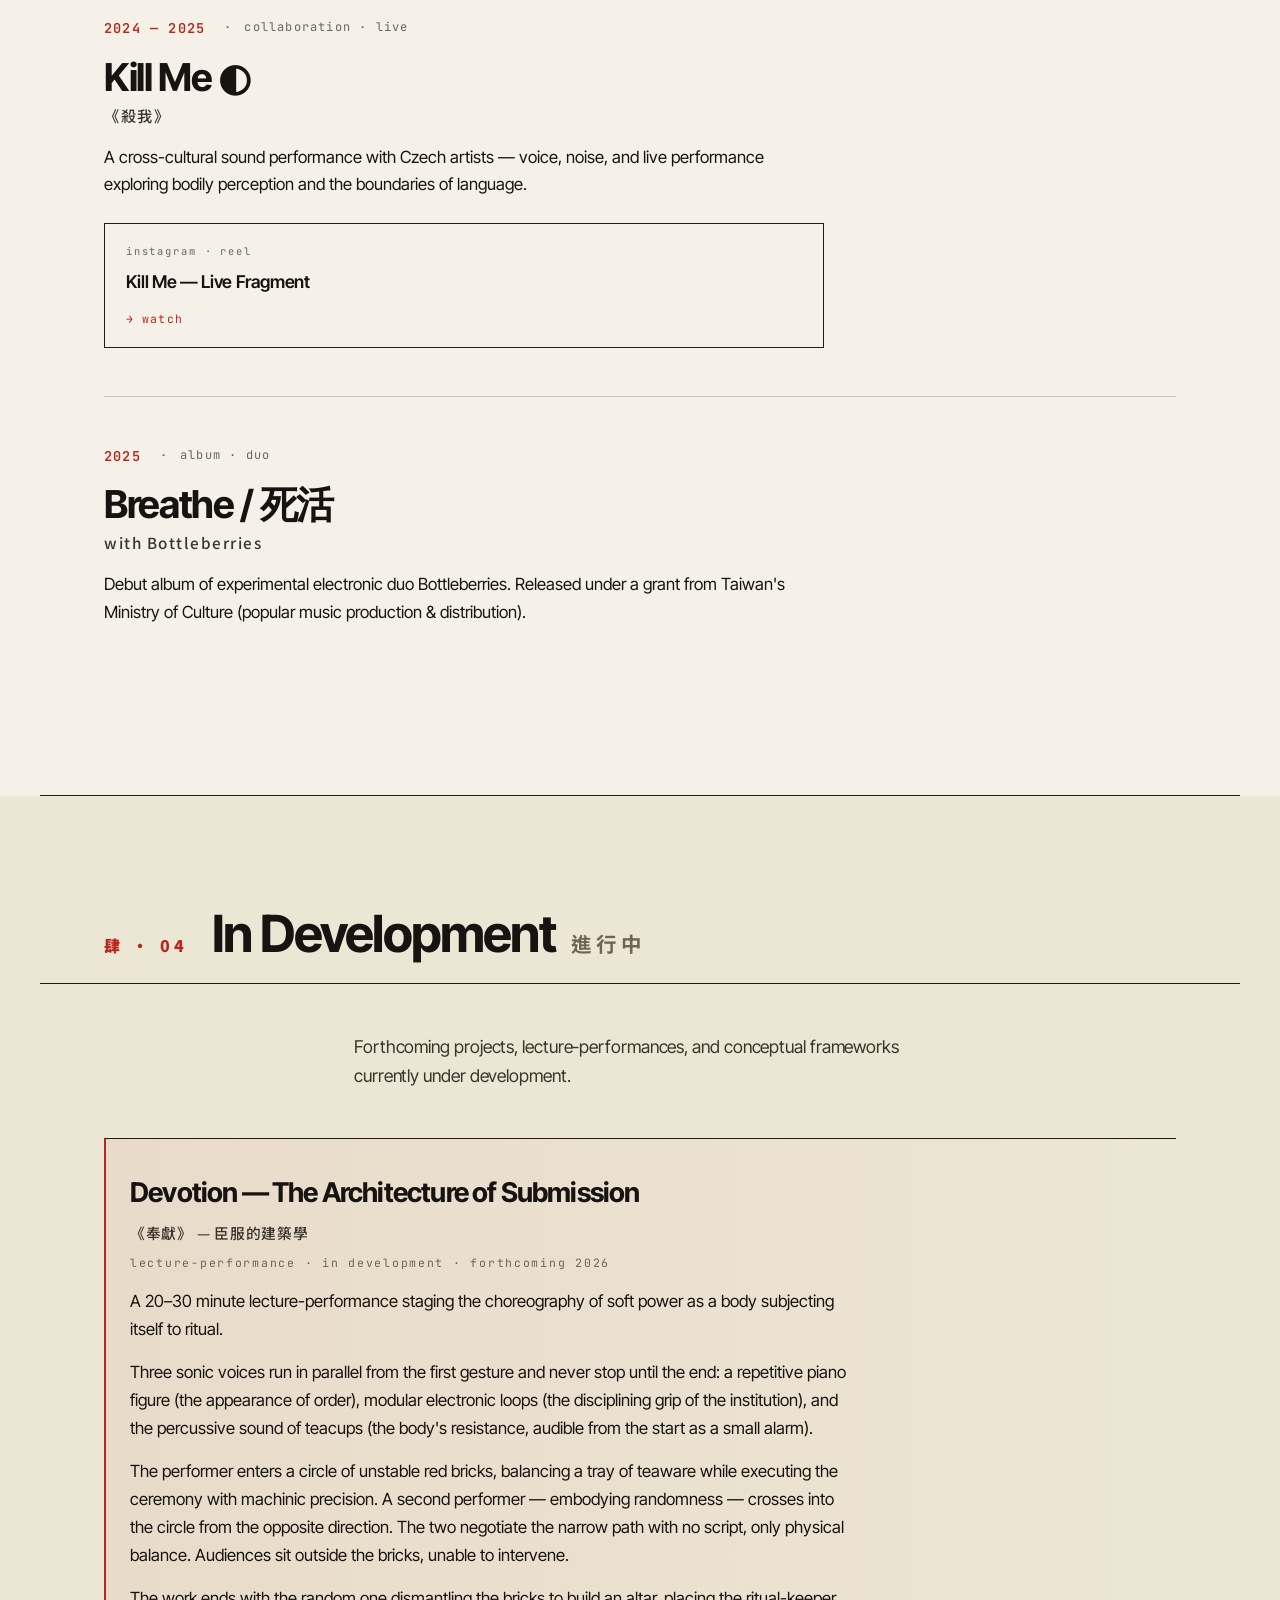
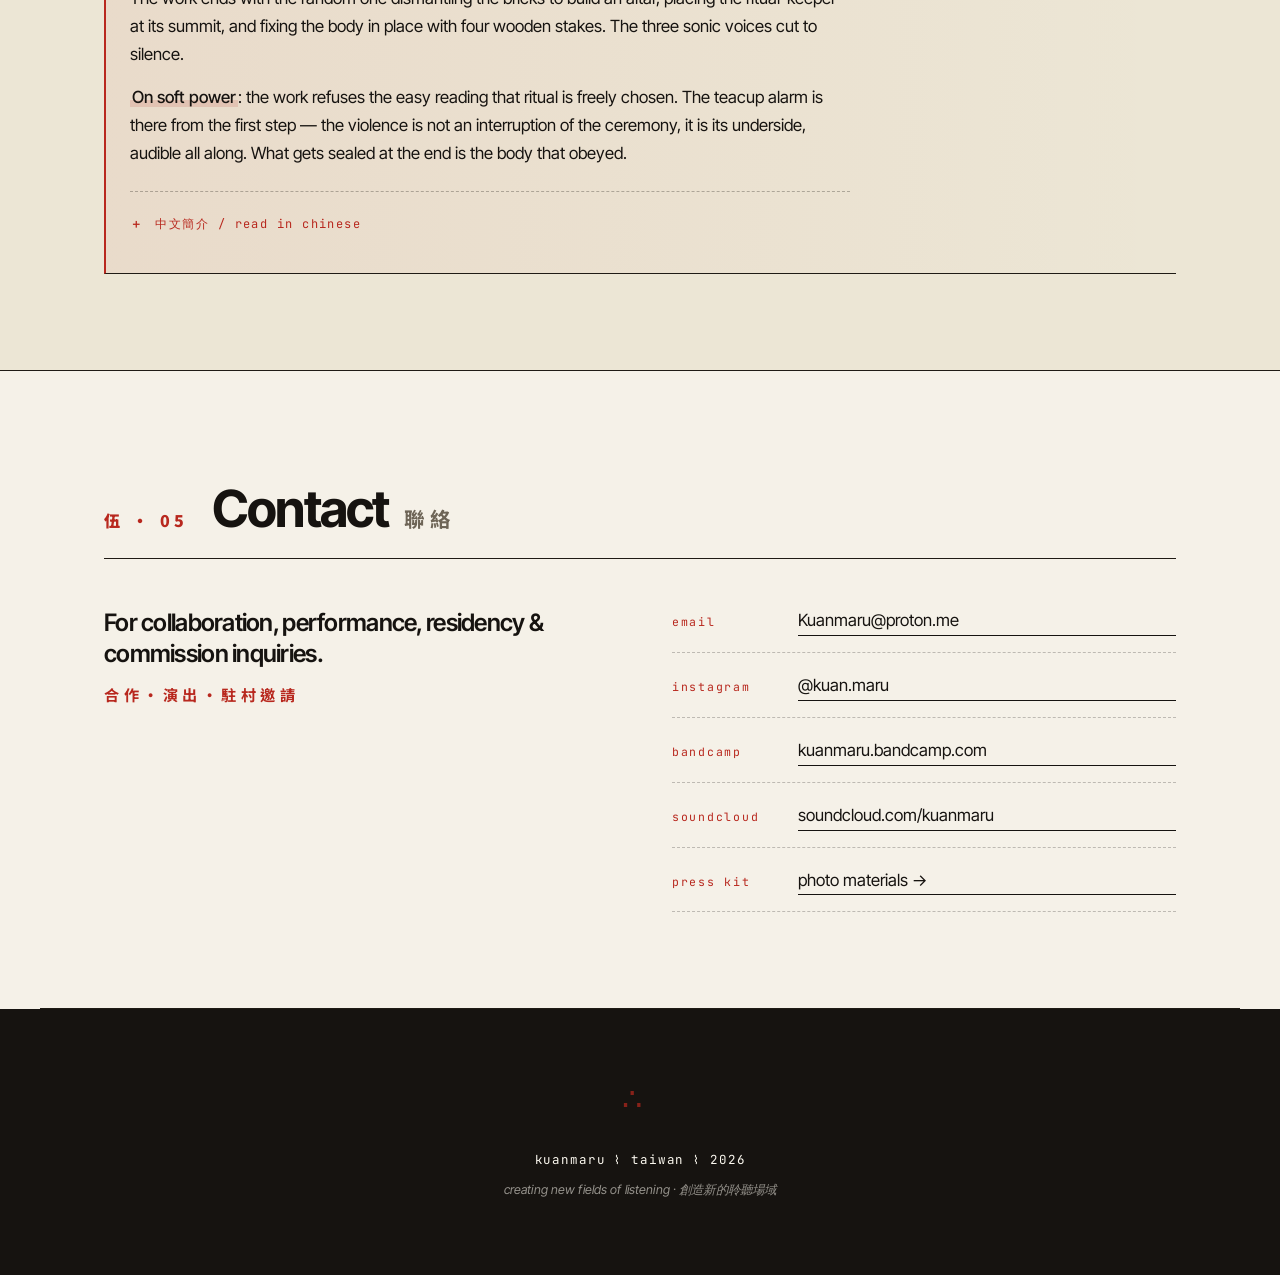
<file: kuanmaru-preview.html>
<!DOCTYPE html>
<html lang="en">
<head>
  <meta charset="UTF-8" />
  <meta name="viewport" content="width=device-width, initial-scale=1.0" />
  <title>kuanmaru — sound artist · tea practitioner</title>
  <meta name="description" content="kuanmaru is a Taiwanese sound artist, daughter of a tea-farming family. Her work weaves tea ritual, experimental electronics, and rural Taiwanese soundscapes into immersive listening spaces." />

  <link rel="preconnect" href="https://fonts.googleapis.com">
  <link rel="preconnect" href="https://fonts.gstatic.com" crossorigin>
  <link href="https://fonts.googleapis.com/css2?family=Inter+Tight:ital,wght@0,300;0,400;0,500;0,600;0,700;0,800;1,400;1,500&family=JetBrains+Mono:wght@300;400;500&family=Noto+Sans+TC:wght@400;500;700;900&family=Noto+Serif+TC:wght@400;600;700&display=swap" rel="stylesheet">

  <style>
/* ============================================
   kuanmaru — sound artist · tea practitioner
   editorial minimal × eastern ritual
   ============================================ */

:root {
  --paper:     #f5f1e8;     /* 米白紙 */
  --paper-2:   #ece6d5;     /* 較深紙色（區段對比） */
  --ink:       #161310;     /* 墨黑 */
  --ink-soft:  #3a342c;     /* 軟墨 */
  --muted:     #6e6557;     /* 落款灰 */
  --line:      #1f1b15;     /* 邊框墨 */

  --vermilion: #b8281e;     /* 朱砂 — 主強調色 */
  --cinnabar:  #9c1b14;     /* 較深朱砂 */
  --tea-green: #6b7146;     /* 茶葉青（次要強調） */
  --rice:      #fbf8ef;     /* 宣紙白 */

  --sans:      'Inter Tight', -apple-system, BlinkMacSystemFont, 'Helvetica Neue', Helvetica, sans-serif;
  --sans-zh:   'Noto Sans TC', 'Inter Tight', sans-serif;
  --serif-zh:  'Noto Serif TC', serif;  /* 仍保留偶爾使用 */
  --mono:      'JetBrains Mono', ui-monospace, monospace;

  --max: 1200px;
  --pad-x: clamp(1.5rem, 5vw, 4rem);
}

* { margin: 0; padding: 0; box-sizing: border-box; }
html { scroll-behavior: smooth; }

body {
  background: var(--paper);
  color: var(--ink);
  font-family: var(--sans);
  font-size: 18px;
  line-height: 1.65;
  font-weight: 400;
  -webkit-font-smoothing: antialiased;
  text-rendering: optimizeLegibility;
  overflow-x: hidden;
}

/* 紙紋疊層 */
body::before {
  content: '';
  position: fixed;
  inset: 0;
  pointer-events: none;
  z-index: 1;
  background:
    radial-gradient(circle at 18% 25%, rgba(184,40,30,0.025) 0, transparent 45%),
    radial-gradient(circle at 82% 70%, rgba(0,0,0,0.020) 0, transparent 50%),
    repeating-linear-gradient(
      0deg,
      transparent 0, transparent 2px,
      rgba(60,40,20,0.008) 2px, rgba(60,40,20,0.008) 3px
    );
  mix-blend-mode: multiply;
}

a {
  color: inherit;
  text-decoration: none;
  border-bottom: 1px solid currentColor;
  transition: opacity 0.2s ease, color 0.2s ease;
}
a:hover { opacity: 0.6; color: var(--cinnabar); }

em { font-style: italic; }

strong {
  font-weight: 500;
  background: linear-gradient(to top,
    rgba(184,40,30,0.14) 0%,
    rgba(184,40,30,0.14) 35%,
    transparent 35%);
  padding: 0 2px;
}

/* ============== NAV ============== */
.nav {
  position: fixed;
  top: 0;
  left: 0;
  right: 0;
  z-index: 100;
  background: rgba(245, 241, 232, 0.88);
  backdrop-filter: blur(12px);
  -webkit-backdrop-filter: blur(12px);
  border-bottom: 1px solid rgba(31,27,21,0.12);
}
.nav-inner {
  max-width: var(--max);
  margin: 0 auto;
  padding: 1.1rem var(--pad-x);
  display: flex;
  justify-content: space-between;
  align-items: center;
  gap: 2rem;
}
.nav-mark {
  font-family: var(--sans);
  font-size: 1rem;
  font-weight: 700;
  letter-spacing: 0.02em;
  border: none;
  color: var(--vermilion);
}
.nav-links {
  list-style: none;
  display: flex;
  gap: 2rem;
  font-family: var(--mono);
  font-size: 0.78rem;
  text-transform: lowercase;
  letter-spacing: 0.08em;
}
.nav-links a {
  border: none;
  position: relative;
}
.nav-links a::after {
  content: '';
  position: absolute;
  left: 0;
  bottom: -4px;
  width: 100%;
  height: 1px;
  background: var(--vermilion);
  transform: scaleX(0);
  transform-origin: left;
  transition: transform 0.3s ease;
}
.nav-links a:hover::after { transform: scaleX(1); }

@media (max-width: 700px) {
  .nav-links { gap: 1rem; font-size: 0.7rem; }
  .nav-mark { font-size: 0.95rem; }
}

/* ============== HERO ============== */
.hero {
  min-height: 100vh;
  display: flex;
  align-items: center;
  justify-content: center;
  padding: 8rem var(--pad-x) 4rem;
  position: relative;
  border-bottom: 1px solid var(--line);
}
.hero-inner {
  text-align: center;
  max-width: 800px;
  position: relative;
  z-index: 2;
}
.hero-eyebrow {
  font-family: var(--mono);
  font-size: 0.75rem;
  letter-spacing: 0.2em;
  text-transform: lowercase;
  color: var(--muted);
  margin-bottom: 3rem;
  animation: fadeUp 1s ease 0.2s both;
}
.hero-title {
  font-family: var(--sans);
  font-weight: 800;
  font-size: clamp(3.5rem, 13vw, 9rem);
  line-height: 0.9;
  letter-spacing: -0.045em;
  margin-bottom: 2rem;
  animation: fadeUp 1.2s ease 0.4s both;
  color: var(--ink);
}
.hero-tagline {
  font-size: clamp(1.1rem, 2.2vw, 1.4rem);
  font-weight: 500;
  letter-spacing: -0.015em;
  margin-bottom: 0.4rem;
  animation: fadeUp 1s ease 0.7s both;
}
.hero-tagline-zh {
  font-family: var(--serif-zh);
  font-size: 1.05rem;
  color: var(--vermilion);
  letter-spacing: 0.4em;
  font-weight: 600;
  margin-bottom: 3.5rem;
  animation: fadeUp 1s ease 0.8s both;
  padding-left: 0.4em;  /* 視覺對齊字距 */
}
.hero-meta {
  display: flex;
  justify-content: center;
  gap: 2rem;
  font-family: var(--mono);
  font-size: 0.75rem;
  letter-spacing: 0.15em;
  text-transform: lowercase;
  color: var(--muted);
  animation: fadeUp 1s ease 1s both;
}

/* 印章感角落漢字 */
.hero-seal-top, .hero-seal-bot {
  position: absolute;
  display: flex;
  gap: 0.5rem;
  font-family: var(--sans-zh);
  font-weight: 900;
  font-size: 1.05rem;
  color: var(--rice);
  z-index: 2;
  animation: fadeUp 1.4s ease 1.2s both;
}
.hero-seal-top    { top: 7.5rem; right: 3rem; }
.hero-seal-bot    { bottom: 3rem; left: 3rem; }
.seal-zh {
  background: var(--vermilion);
  width: 2rem;
  height: 2rem;
  display: inline-flex;
  align-items: center;
  justify-content: center;
  border-radius: 2px;
  letter-spacing: 0;
  box-shadow: 0 2px 6px rgba(184,40,30,0.25);
}

@keyframes fadeUp {
  from { opacity: 0; transform: translateY(20px); }
  to   { opacity: 1; transform: translateY(0); }
}

@media (max-width: 700px) {
  .hero-seal-top, .hero-seal-bot { display: none; }
}

/* ============== SECTION SHELL ============== */
.section {
  max-width: var(--max);
  margin: 0 auto;
  padding: 7rem var(--pad-x) 6rem;
  border-bottom: 1px solid var(--line);
  position: relative;
  z-index: 2;
}
.section-alt {
  background: var(--paper-2);
  max-width: none;
  padding-left: 0;
  padding-right: 0;
}
.section-alt > * {
  max-width: var(--max);
  margin-left: auto;
  margin-right: auto;
  padding-left: var(--pad-x);
  padding-right: var(--pad-x);
}

.section-head {
  display: flex;
  align-items: baseline;
  gap: 1.5rem;
  margin-bottom: 3rem;
  border-bottom: 1px solid var(--line);
  padding-bottom: 1.5rem;
  flex-wrap: wrap;
}
.section-num {
  font-family: var(--sans-zh);
  font-weight: 900;
  font-size: 1rem;
  letter-spacing: 0.25em;
  color: var(--vermilion);
}
.section h2 {
  font-family: var(--sans);
  font-weight: 700;
  font-size: clamp(2rem, 4.5vw, 3.2rem);
  letter-spacing: -0.035em;
  line-height: 1;
  display: flex;
  align-items: baseline;
  gap: 1rem;
  flex-wrap: wrap;
}
.h2-zh {
  font-family: var(--sans-zh);
  font-weight: 700;
  font-size: 0.4em;
  color: var(--muted);
  letter-spacing: 0.25em;
}

.section-intro {
  font-size: 1.1rem;
  font-weight: 400;
  color: var(--ink-soft);
  max-width: 700px;
  margin-bottom: 3rem;
  letter-spacing: -0.005em;
}

/* ============== ABOUT ============== */
.about-grid {
  display: grid;
  grid-template-columns: 1.6fr 1fr;
  gap: 4rem;
}
@media (max-width: 880px) {
  .about-grid { grid-template-columns: 1fr; gap: 2.5rem; }
}
.about-col p {
  margin-bottom: 1.3rem;
  font-size: 1.05rem;
}
.lead {
  font-size: 1.3rem !important;
  line-height: 1.5;
  font-weight: 500;
  letter-spacing: -0.01em;
  margin-bottom: 2rem !important;
  border-left: 3px solid var(--vermilion);
  padding-left: 1.5rem;
}

.about-side {
  display: flex;
  flex-direction: column;
  gap: 2.5rem;
}
.side-block h4 {
  font-family: var(--mono);
  font-size: 0.75rem;
  letter-spacing: 0.15em;
  text-transform: lowercase;
  color: var(--vermilion);
  margin-bottom: 1rem;
  padding-bottom: 0.5rem;
  border-bottom: 1px dashed rgba(184,40,30,0.35);
}
.tag-list {
  list-style: none;
  display: flex;
  flex-wrap: wrap;
  gap: 0.4rem;
}
.tag-list li {
  font-family: var(--sans);
  font-weight: 500;
  font-size: 0.85rem;
  padding: 0.3rem 0.8rem;
  border: 1px solid var(--ink);
  border-radius: 999px;
  transition: all 0.2s ease;
  letter-spacing: -0.005em;
}
.tag-list li:hover {
  background: var(--vermilion);
  color: var(--rice);
  border-color: var(--vermilion);
}
.zh-text {
  font-family: var(--sans-zh);
  font-weight: 400;
  font-size: 0.95rem;
  line-height: 1.95;
  margin-bottom: 0.8rem;
  color: var(--ink);
  letter-spacing: 0.02em;
}

/* ============== PRACTICE ============== */
.practice-grid {
  display: grid;
  grid-template-columns: 1fr 1fr;
  gap: 0;
  border-top: 1px solid var(--line);
  border-left: 1px solid var(--line);
}
@media (max-width: 760px) {
  .practice-grid { grid-template-columns: 1fr; }
}
.practice-item {
  padding: 2.5rem 2rem;
  border-right: 1px solid var(--line);
  border-bottom: 1px solid var(--line);
  background: var(--paper-2);
  transition: background 0.3s ease;
}
.practice-item:hover { background: var(--paper); }
.practice-meta {
  display: flex;
  justify-content: space-between;
  font-family: var(--mono);
  font-size: 0.7rem;
  letter-spacing: 0.12em;
  text-transform: lowercase;
  color: var(--muted);
  margin-bottom: 1.2rem;
}
.practice-tag {
  color: var(--vermilion);
}
.practice-tag::before { content: '◐ '; }

.practice-item h3 {
  font-family: var(--sans);
  font-weight: 700;
  font-size: 1.5rem;
  line-height: 1.15;
  margin-bottom: 0.4rem;
  letter-spacing: -0.025em;
}
.practice-zh {
  font-family: var(--sans-zh);
  font-size: 0.92rem;
  color: var(--ink-soft);
  margin-bottom: 1rem;
  letter-spacing: 0.08em;
  font-weight: 500;
}
.practice-item p:last-child {
  font-size: 1rem;
  line-height: 1.65;
}

/* ============== WORKS ============== */
.work-block {
  padding: 3rem 0;
  border-top: 1px solid rgba(31,27,21,0.2);
}
.work-block:first-of-type { border-top: 1px solid var(--line); }

.work-head {
  display: flex;
  align-items: center;
  gap: 1.2rem;
  margin-bottom: 1rem;
  font-family: var(--mono);
  font-size: 0.75rem;
  letter-spacing: 0.1em;
  text-transform: lowercase;
  color: var(--muted);
}
.work-year {
  color: var(--vermilion);
  font-weight: 600;
  font-size: 0.85rem;
}
.work-format::before {
  content: '· ';
  margin-right: 0.3em;
  color: var(--muted);
}

.work-block h3 {
  font-family: var(--sans);
  font-weight: 700;
  font-size: clamp(1.8rem, 3vw, 2.4rem);
  line-height: 1.1;
  letter-spacing: -0.035em;
  margin-bottom: 0.3rem;
}
.work-zh {
  font-family: var(--sans-zh);
  font-size: 0.95rem;
  color: var(--ink-soft);
  font-weight: 500;
  letter-spacing: 0.1em;
  margin-bottom: 1rem;
}
.work-desc {
  font-size: 1.05rem;
  line-height: 1.65;
  max-width: 720px;
  margin-bottom: 1.5rem;
}
.work-links {
  font-family: var(--mono);
  font-size: 0.78rem;
  letter-spacing: 0.05em;
  margin-top: 1rem;
}
.work-links a {
  border-bottom: 1px solid currentColor;
  color: var(--vermilion);
}

/* ▸ embeds */
.embed-wrap {
  margin-top: 1.2rem;
  margin-bottom: 0.8rem;
  border: 1px solid var(--line);
  background: var(--ink);
  overflow: hidden;
  max-width: 720px;
}
.embed-wrap iframe {
  display: block;
  width: 100%;
  border: 0;
}
.embed-soundcloud { background: var(--paper); }
.embed-bandcamp   { background: var(--paper); }
.embed-bandcamp iframe { height: 120px; }

.embed-youtube-short {
  max-width: 320px;
  aspect-ratio: 9 / 16;
  padding: 0;
  background: var(--ink);
}
.embed-youtube-short iframe {
  width: 100%;
  height: 100%;
}

/* ▸ external link cards (Instagram) */
.external-cards {
  display: grid;
  grid-template-columns: repeat(auto-fit, minmax(220px, 1fr));
  gap: 1rem;
  max-width: 720px;
  margin-top: 1rem;
}
.ext-card {
  display: flex;
  flex-direction: column;
  gap: 0.4rem;
  padding: 1.2rem 1.3rem;
  border: 1px solid var(--line);
  background: var(--paper);
  transition: all 0.25s ease;
  border-bottom: 1px solid var(--line);
}
.ext-card:hover {
  background: var(--ink);
  color: var(--rice);
  opacity: 1;
  transform: translateY(-2px);
}
.ext-card:hover .ext-card-tag { color: var(--rice); opacity: 0.7; }
.ext-card:hover .ext-card-cta { color: var(--rice); }
.ext-card-tag {
  font-family: var(--mono);
  font-size: 0.65rem;
  letter-spacing: 0.18em;
  text-transform: lowercase;
  color: var(--muted);
}
.ext-card-title {
  font-family: var(--sans);
  font-weight: 600;
  font-size: 1.1rem;
  letter-spacing: -0.02em;
}
.ext-card-cta {
  font-family: var(--mono);
  font-size: 0.72rem;
  letter-spacing: 0.1em;
  margin-top: 0.4rem;
  color: var(--vermilion);
}

/* ============== WRITING ============== */
.writing-list { display: grid; gap: 0; }
.writing-item {
  padding: 2rem 0;
  border-top: 1px solid var(--line);
}
.writing-item:last-child { border-bottom: 1px solid var(--line); }

.writing-item h3 {
  font-family: var(--sans);
  font-weight: 700;
  font-size: 1.7rem;
  letter-spacing: -0.03em;
  margin-bottom: 0.3rem;
}
.writing-zh {
  font-family: var(--sans-zh);
  font-size: 0.92rem;
  color: var(--ink-soft);
  margin-bottom: 0.5rem;
  letter-spacing: 0.05em;
  font-weight: 500;
}
.writing-meta {
  font-family: var(--mono);
  font-size: 0.72rem;
  letter-spacing: 0.15em;
  text-transform: lowercase;
  color: var(--muted);
  margin-bottom: 1rem;
}
.writing-item p:last-child {
  font-size: 1.05rem;
  max-width: 720px;
}

.writing-item.placeholder {
  background: linear-gradient(to right, rgba(184,40,30,0.06), transparent);
  padding-left: 1.5rem;
  border-left: 2px solid var(--vermilion);
}
.writing-item.placeholder h3 {
  color: var(--cinnabar);
}

/* ============== CONTACT ============== */
.contact-grid {
  display: grid;
  grid-template-columns: 1fr 1fr;
  gap: 4rem;
  align-items: start;
}
@media (max-width: 760px) {
  .contact-grid { grid-template-columns: 1fr; gap: 2rem; }
}

.contact-lead {
  font-size: 1.5rem;
  font-weight: 600;
  letter-spacing: -0.03em;
  line-height: 1.3;
  margin-bottom: 0.8rem;
}
.contact-lead-zh {
  font-family: var(--sans-zh);
  font-size: 0.95rem;
  color: var(--vermilion);
  letter-spacing: 0.3em;
  font-weight: 700;
}

.contact-list {
  list-style: none;
  display: grid;
  gap: 1.2rem;
}
.contact-list li {
  display: grid;
  grid-template-columns: 110px 1fr;
  align-items: baseline;
  gap: 1rem;
  padding-bottom: 1rem;
  border-bottom: 1px dashed rgba(31,27,21,0.25);
}
.contact-label {
  font-family: var(--mono);
  font-size: 0.72rem;
  letter-spacing: 0.15em;
  text-transform: lowercase;
  color: var(--vermilion);
}
.contact-list a {
  font-size: 1.05rem;
  word-break: break-all;
}

/* ============== FOOTER ============== */
.footer {
  background: var(--ink);
  color: var(--rice);
  padding: 4rem var(--pad-x);
  text-align: center;
  position: relative;
  z-index: 2;
}
.footer-inner { max-width: var(--max); margin: 0 auto; }
.footer-mark {
  font-size: 2rem;
  margin-bottom: 1.5rem;
  opacity: 0.7;
  letter-spacing: 0.5em;
  color: var(--vermilion);
}
.footer p {
  font-family: var(--mono);
  font-size: 0.78rem;
  letter-spacing: 0.15em;
  text-transform: lowercase;
  margin-bottom: 0.6rem;
}
.footer-line {
  opacity: 0.55;
  font-family: var(--sans) !important;
  font-weight: 400 !important;
  text-transform: none !important;
  letter-spacing: 0.01em !important;
}

/* ============== RESPONSIVE TWEAKS ============== */
@media (max-width: 600px) {
  body { font-size: 16px; }
  .section { padding: 5rem var(--pad-x) 4rem; }
  .section-head {
    flex-direction: column;
    gap: 0.5rem;
    align-items: flex-start;
  }
  .work-block h3 { font-size: 1.6rem; }
  .embed-youtube-short { max-width: 100%; }
}

/* ============== DEVOTION DETAIL STYLES ============== */
.writing-body {
  font-size: 1.05rem !important;
  line-height: 1.65;
  margin-bottom: 1rem !important;
  max-width: 720px;
}

.writing-zh-detail {
  margin-top: 1.5rem;
  max-width: 720px;
  border-top: 1px dashed rgba(31,27,21,0.3);
  padding-top: 1rem;
}

.writing-zh-detail summary {
  font-family: var(--mono);
  font-size: 0.75rem;
  letter-spacing: 0.12em;
  text-transform: lowercase;
  color: var(--vermilion);
  cursor: pointer;
  padding: 0.4rem 0;
  user-select: none;
  list-style: none;
}
.writing-zh-detail summary::-webkit-details-marker {
  display: none;
}
.writing-zh-detail summary::before {
  content: '＋ ';
  font-weight: 700;
  margin-right: 0.3em;
}
.writing-zh-detail[open] summary::before {
  content: '− ';
}

.writing-zh-detail p {
  font-family: var(--sans-zh);
  font-weight: 400;
  font-size: 0.95rem;
  line-height: 1.9;
  margin-top: 1rem;
  margin-bottom: 0.5rem;
  letter-spacing: 0.02em;
  color: var(--ink);
}

/* placeholder 那個 cinnabar 顏色標題改回去,因為現在這是真實的精采計劃 */
.writing-item.placeholder h3 {
  color: var(--ink);
}

/* ============== HERO LOGO (手寫標準字) ============== */
.hero-logo {
  display: block;
  width: 100%;
  max-width: 600px;
  height: auto;
  margin: 0 auto 0.5rem;
  filter: drop-shadow(0 1px 0 rgba(0,0,0,0.04));
  animation: fadeUp 1.2s ease 0.4s both;
}

.hero-title {
  /* logo 取代文字,清掉文字樣式 */
  font-size: 0;
  line-height: 0;
  letter-spacing: 0;
  margin-bottom: 2rem;
}

.visually-hidden {
  position: absolute;
  width: 1px;
  height: 1px;
  padding: 0;
  margin: -1px;
  overflow: hidden;
  clip: rect(0, 0, 0, 0);
  white-space: nowrap;
  border: 0;
}

@media (max-width: 600px) {
  .hero-logo { max-width: 90%; }
}

</style>
</head>
<body>

  <!-- ============== NAV ============== -->
  <nav class="nav">
    <div class="nav-inner">
      <a href="#top" class="nav-mark">∴ kuanmaru ∴</a>
      <ul class="nav-links">
        <li><a href="#about">about</a></li>
        <li><a href="#practice">practice</a></li>
        <li><a href="#works">works</a></li>
        <li><a href="#writing">in development</a></li>
        <li><a href="#contact">contact</a></li>
      </ul>
    </div>
  </nav>

  <!-- ============== HERO ============== -->
  <header id="top" class="hero">
    <div class="hero-seal-top">
      <span class="seal-zh">茶</span>
      <span class="seal-zh">聲</span>
    </div>

    <div class="hero-inner">
      <p class="hero-eyebrow">sound artist · tea practitioner · based in taiwan</p>
      <h1 class="hero-title">
        <img src="[data-uri]" alt="kuanmaru" class="hero-logo" />
        <span class="visually-hidden">kuanmaru</span>
      </h1>
      <p class="hero-tagline"><em>Creating new fields of listening.</em></p>
      <p class="hero-tagline-zh">創造新的聆聽場域</p>
      <div class="hero-meta">
        <span>2026 —</span>
        <span>Meishan ⌇ Taiwan</span>
      </div>
    </div>

    <div class="hero-seal-bot">
      <span class="seal-zh">儀</span>
      <span class="seal-zh">式</span>
    </div>
  </header>

  <!-- ============== ABOUT ============== -->
  <section id="about" class="section">
    <div class="section-head">
      <span class="section-num">壹 · 01</span>
      <h2>About <span class="h2-zh">關於</span></h2>
    </div>

    <div class="about-grid">
      <div class="about-col">
        <p class="lead">
          kuanmaru is a Taiwanese sound artist and tea practitioner. Her work weaves tea ritual, experimental electronics, and rural Taiwanese soundscapes into immersive listening spaces — where voice, breath, and silence become instruments of memory and presence.
        </p>
        <p>
          Using voice as her core instrument — breath, humming, layered vocalizations — she builds sonic textures that move between language and the pre-linguistic. Her sound materials include <em>digital synthesis, self-taught piano, field recordings, Chinese flute, and the percussive sounds of ceramic teaware</em> — drawn from whatever is at hand.
        </p>
        <p>
          Raised in <strong>Meishan</strong>, a mountain village in southern Taiwan, and the daughter of a tea-farming family, her practice draws from <strong>the silenced creativity of rural women</strong> — the rituals they are made to perform, and the fear and rage that accumulate without an outlet — alongside <strong>queer embodiment</strong> and <strong>the porous boundary between sound and ceremony</strong>.
        </p>
        <p>
          Her solo work extends into sound ritual, live performance, and cross-cultural collaboration. In 2024 she developed <em>Eating Birthday Cake</em>, a sound ritual that gives form to the inarticulate anger of women bound by rural ceremonial codes — first performed in Taiwan, then extended in Barcelona using deep-mountain field recordings, Chinese flute, and the impact of teacups to construct an atmosphere at once enraged and domestic, mountainous and intimate. Alongside this she has worked on <em>Kill Me</em>, a cross-cultural sound performance with Czech artists. She was previously a core member of the experimental electronic duo <strong>Bottleberries</strong>, with whom she released the album <em>Breathe</em> (2025) under a grant from Taiwan's Ministry of Culture.
        </p>
        <p>
          She continues to develop <strong>tea ceremony electronic concerts</strong> as an ongoing performance form, integrating tea practice with live electronic music — a sustained inquiry into how ritual, listening, and Taiwanese material culture intersect.
        </p>
      </div>

      <aside class="about-side">
        <div class="side-block">
          <h4>currently thinking through</h4>
          <ul class="tag-list">
            <li>tea as soft power</li>
            <li>silenced rural femininity</li>
            <li>ritual vs. performance</li>
            <li>queer listening</li>
            <li>temple soundscapes</li>
            <li>breath as method</li>
          </ul>
        </div>

        <div class="side-block">
          <h4>中文簡介</h4>
          <p class="zh-text">
            台灣聲音藝術家，茶農的女兒，亦是茶藝師。創作以茶儀式、電子聲響與台灣在地聲景為核心，發展介於聆聽、表演與儀式之間的聲音空間。
          </p>
          <p class="zh-text">
            成長於台灣南部的山村梅山，創作關注鄉村女性被消音的創造力——她們必須執行的禮儀，與無處可發的恐懼和憤怒——以及酷兒身體經驗，與聲音和儀式之間的滲透邊界。
          </p>
        </div>
      </aside>
    </div>
  </section>

  <!-- ============== PRACTICE ============== -->
  <section id="practice" class="section section-alt">
    <div class="section-head">
      <span class="section-num">貳 · 02</span>
      <h2>Practice <span class="h2-zh">創作</span></h2>
    </div>

    <p class="section-intro">
      Four ongoing lines of inquiry — between performance, ritual, field research, and cross-cultural collaboration.
    </p>

    <div class="practice-grid">

      <article class="practice-item">
        <div class="practice-meta">
          <span class="practice-tag">ongoing</span>
          <span class="practice-year">2024 —</span>
        </div>
        <h3>Tea Ceremony Electronic Concert Series</h3>
        <p class="practice-zh">茶藝電子音樂會系列</p>
        <p>
          An evolving performance form integrating tea practice with live electronic music. Built around the body's pacing of tea, each performance unfolds as an immersive listening space — where the gestures of brewing become the temporal structure of the music.
        </p>
      </article>

      <article class="practice-item">
        <div class="practice-meta">
          <span class="practice-tag">sound ritual</span>
          <span class="practice-year">2024 — 2025</span>
        </div>
        <h3>Eating Birthday Cake ◐</h3>
        <p class="practice-zh">《吃誕糕》— 聲音儀式</p>
        <p>
          A sound ritual giving form to the inarticulate anger of women bound by rural ceremonial codes. First performed in Taiwan, then extended in Barcelona — built from deep-mountain field recordings, Chinese flute, and the impact of teacups, the work constructs an atmosphere at once enraged and domestic, mountainous and intimate.
        </p>
      </article>

      <article class="practice-item">
        <div class="practice-meta">
          <span class="practice-tag">cross-cultural</span>
          <span class="practice-year">2024 — 2025</span>
        </div>
        <h3>Kill Me ◐</h3>
        <p class="practice-zh">《殺我》— 跨文化聲音計畫</p>
        <p>
          A cross-cultural collaboration with Czech artists. Voice, noise, and live performance exploring bodily perception and the boundaries of language.
        </p>
      </article>

      <article class="practice-item">
        <div class="practice-meta">
          <span class="practice-tag">field research</span>
          <span class="practice-year">ongoing</span>
        </div>
        <h3>Meishan Sound Research ◐</h3>
        <p class="practice-zh">梅山聲音採集</p>
        <p>
          A long-term field recording practice across temples, bamboo groves, and agricultural soundscapes — listening for the creative labour of rural women that has historically gone unrecorded.
        </p>
      </article>

    </div>
  </section>

  <!-- ============== WORKS ============== -->
  <section id="works" class="section">
    <div class="section-head">
      <span class="section-num">參 · 03</span>
      <h2>Selected Works <span class="h2-zh">作品</span></h2>
    </div>

    <p class="section-intro">
      Listen, watch, and read. Sound and performance works across albums, live recordings, and ritual fragments.
    </p>

    <!-- ▸ TEA.PRΔY.001 -->
    <article class="work-block">
      <div class="work-head">
        <span class="work-year">2026</span>
        <span class="work-format">sound series · ongoing</span>
      </div>
      <h3>TEA.PRΔY.001 — Prayer of Tea</h3>
      <p class="work-zh">《茶之祈》聲音系列</p>
      <p class="work-desc">
        A sound practice centered on tea ritual, breath, and temple soundscapes — between listening and ceremony. An ongoing series, sonic prelude to the live performance at Cilong Temple (慈龍寺), Chiayi, in the 2026 Body Art Festival.
      </p>
      <div class="embed-wrap embed-soundcloud">
        <iframe
          width="100%"
          height="300"
          scrolling="no"
          frameborder="no"
          allow="autoplay"
          src="https://w.soundcloud.com/player/?url=https%3A//api.soundcloud.com/playlists/2103832866&color=%238b1e1e&auto_play=false&hide_related=true&show_comments=false&show_user=true&show_reposts=false&show_teaser=false&visual=false">
        </iframe>
      </div>
      <p class="work-links">
        <a href="https://on.soundcloud.com/Sw1XCf4wRFnGkeD3mS" target="_blank" rel="noopener">→ Listen on SoundCloud</a>
      </p>
    </article>

    <!-- ▸ teahigh -->
    <article class="work-block">
      <div class="work-head">
        <span class="work-year">2025</span>
        <span class="work-format">solo album · 3 tracks</span>
      </div>
      <h3>TEAHIGH</h3>
      <p class="work-zh">《茶醉》— 個人專輯 · 三軌</p>
      <p class="work-desc">
        Tea drunkenness — an enchanting journey of nature. Those who've been there recall an unusually lucid euphoria, as if the soul had slipped into a blissful haze. A three-track solo release: <em>TEAHIGH</em>, <em>TEA IN MACHINE</em>, <em>TEA ROASTING</em>. Released 8 May 2025.
      </p>
      <div class="embed-wrap embed-bandcamp">
        <iframe
          style="border: 0; width: 100%; height: 470px;"
          src="https://bandcamp.com/EmbeddedPlayer/album=239590527/size=large/bgcol=f5f1e8/linkcol=b8281e/transparent=true/"
          seamless>
          <a href="https://kuanmaru.bandcamp.com/album/teahigh">TEAHIGH by 官KUAN</a>
        </iframe>
      </div>
      <p class="work-links">
        <a href="https://kuanmaru.bandcamp.com/album/teahigh" target="_blank" rel="noopener">→ Listen on Bandcamp</a>
      </p>
    </article>

    <!-- ▸ Eating Birthday Cake -->
    <article class="work-block">
      <div class="work-head">
        <span class="work-year">2024 — 2025</span>
        <span class="work-format">sound ritual · live performance</span>
      </div>
      <h3>Eating Birthday Cake ◐</h3>
      <p class="work-zh">《吃誕糕》</p>
      <p class="work-desc">
        A sound ritual giving form to the inarticulate anger of women bound by rural ceremonial codes. First performed in Taiwan, then extended in Barcelona — built from deep-mountain field recordings, Chinese flute, and the impact of teacups.
      </p>
      <div class="embed-wrap embed-youtube-short">
        <iframe
          src="https://www.youtube.com/embed/m_wOtIDX-e0"
          title="Eating Birthday Cake ◐ 吃誕糕"
          frameborder="0"
          allow="accelerometer; autoplay; clipboard-write; encrypted-media; gyroscope; picture-in-picture; web-share"
          allowfullscreen>
        </iframe>
      </div>
    </article>

    <!-- ▸ Live in Barcelona -->
    <article class="work-block">
      <div class="work-head">
        <span class="work-year">2025</span>
        <span class="work-format">live · Barcelona</span>
      </div>
      <h3>Live in Barcelona</h3>
      <p class="work-zh">巴塞隆納實驗聲音演出</p>
      <p class="work-desc">
        Solo live performance in Barcelona, developing the tea ceremony electronic concert form in an international context. An extension of <em>Eating Birthday Cake</em> using deep-mountain field recordings, Chinese flute, and ceramic teaware.
      </p>
      <div class="external-cards">
        <a class="ext-card" href="https://www.instagram.com/reel/DSW1URzCS56/" target="_blank" rel="noopener">
          <span class="ext-card-tag">Instagram · Reel</span>
          <span class="ext-card-title">Barcelona Live · 01</span>
          <span class="ext-card-cta">→ watch</span>
        </a>
        <a class="ext-card" href="https://www.instagram.com/reel/DSW3JyYCal2/" target="_blank" rel="noopener">
          <span class="ext-card-tag">Instagram · Reel</span>
          <span class="ext-card-title">Barcelona Live · 02</span>
          <span class="ext-card-cta">→ watch</span>
        </a>
      </div>
    </article>

    <!-- ▸ Kill Me -->
    <article class="work-block">
      <div class="work-head">
        <span class="work-year">2024 — 2025</span>
        <span class="work-format">collaboration · live</span>
      </div>
      <h3>Kill Me ◐</h3>
      <p class="work-zh">《殺我》</p>
      <p class="work-desc">
        A cross-cultural sound performance with Czech artists — voice, noise, and live performance exploring bodily perception and the boundaries of language.
      </p>
      <div class="external-cards">
        <a class="ext-card" href="https://www.instagram.com/reel/DLlfFCxBcHp/" target="_blank" rel="noopener">
          <span class="ext-card-tag">Instagram · Reel</span>
          <span class="ext-card-title">Kill Me — Live Fragment</span>
          <span class="ext-card-cta">→ watch</span>
        </a>
      </div>
    </article>

    <!-- ▸ Breathe (Bottleberries) -->
    <article class="work-block">
      <div class="work-head">
        <span class="work-year">2025</span>
        <span class="work-format">album · duo</span>
      </div>
      <h3>Breathe / 死活</h3>
      <p class="work-zh">with Bottleberries</p>
      <p class="work-desc">
        Debut album of experimental electronic duo Bottleberries. Released under a grant from Taiwan's Ministry of Culture (popular music production & distribution).
      </p>
    </article>

  </section>

  <!-- ============== WRITING / CONCEPTS ============== -->
  <section id="writing" class="section section-alt">
    <div class="section-head">
      <span class="section-num">肆 · 04</span>
      <h2>In Development <span class="h2-zh">進行中</span></h2>
    </div>

    <p class="section-intro">
      Forthcoming projects, lecture-performances, and conceptual frameworks currently under development.
    </p>

    <div class="writing-list">

      <article class="writing-item placeholder">
        <h3>Devotion — The Architecture of Submission</h3>
        <p class="writing-zh">《奉獻》 — 臣服的建築學</p>
        <p class="writing-meta">lecture-performance · in development · forthcoming 2026</p>
        <p class="writing-body">
          A 20–30 minute lecture-performance staging the choreography of soft power as a body subjecting itself to ritual.
        </p>
        <p class="writing-body">
          Three sonic voices run in parallel from the first gesture and never stop until the end: a repetitive piano figure (the appearance of order), modular electronic loops (the disciplining grip of the institution), and the percussive sound of teacups (the body's resistance, audible from the start as a small alarm).
        </p>
        <p class="writing-body">
          The performer enters a circle of unstable red bricks, balancing a tray of teaware while executing the ceremony with machinic precision. A second performer — embodying randomness — crosses into the circle from the opposite direction. The two negotiate the narrow path with no script, only physical balance. Audiences sit outside the bricks, unable to intervene.
        </p>
        <p class="writing-body">
          The work ends with the random one dismantling the bricks to build an altar, placing the ritual-keeper at its summit, and fixing the body in place with four wooden stakes. The three sonic voices cut to silence.
        </p>
        <p class="writing-body">
          <strong>On soft power</strong>: the work refuses the easy reading that ritual is freely chosen. The teacup alarm is there from the first step — the violence is not an interruption of the ceremony, it is its underside, audible all along. What gets sealed at the end is the body that obeyed.
        </p>
        <details class="writing-zh-detail">
          <summary>中文簡介 / Read in Chinese</summary>
          <p>一場 20–30 分鐘的展演式講座，把軟權力的編舞，演成一具自願走進儀式的身體。</p>
          <p>三個聲部從第一個動作起就同時運作，直到最後一刻才停止：重複的琴聲（秩序的外表）、模組合成器的迴圈（體制的規訓）、與貫穿全場的茶杯敲擊聲（身體的抵抗，從一開始就以細微的警報聲存在）。</p>
          <p>表演者步入由不穩紅磚鋪成的圓圈，端著茶盤以機械般的精準完成儀式。第二位表演者——象徵隨機——從反方向跨入。兩人在狹窄的紅磚上以肉身協商空間，沒有腳本。觀眾被限制於圈外，目睹卻無法介入。</p>
          <p>作品終止於：隨機者拆下紅磚、堆成祭壇，將守儀式者置於頂端，並以四根木棍將其封印於原位。三個聲部同時戛然而止。</p>
          <p><strong>關於軟權力</strong>：作品拒絕「儀式是自由選擇」這個輕鬆的讀法。茶杯的警報從第一步就在——暴力不是儀式的中斷，而是它的底面，自始就在響著。最終被封印的，正是那具一直在服從的身體。</p>
        </details>
      </article>

    </div>
  </section>

  <!-- ============== CONTACT ============== -->
  <section id="contact" class="section contact">
    <div class="section-head">
      <span class="section-num">伍 · 05</span>
      <h2>Contact <span class="h2-zh">聯絡</span></h2>
    </div>

    <div class="contact-grid">
      <div>
        <p class="contact-lead">For collaboration, performance, residency &amp; commission inquiries.</p>
        <p class="contact-lead-zh">合作・演出・駐村邀請</p>
      </div>

      <ul class="contact-list">
        <li>
          <span class="contact-label">email</span>
          <a href="mailto:Kuanmaru@proton.me">Kuanmaru@proton.me</a>
        </li>
        <li>
          <span class="contact-label">instagram</span>
          <a href="https://instagram.com/kuan.maru" target="_blank" rel="noopener">@kuan.maru</a>
        </li>
        <li>
          <span class="contact-label">bandcamp</span>
          <a href="https://kuanmaru.bandcamp.com" target="_blank" rel="noopener">kuanmaru.bandcamp.com</a>
        </li>
        <li>
          <span class="contact-label">soundcloud</span>
          <a href="https://soundcloud.com/kuanmaru" target="_blank" rel="noopener">soundcloud.com/kuanmaru</a>
        </li>
        <li>
          <span class="contact-label">press kit</span>
          <a href="https://drive.google.com/drive/folders/1euGuop70OPz8FMQCcbjxwFzTPGvaCgY9" target="_blank" rel="noopener">photo materials →</a>
        </li>
      </ul>
    </div>
  </section>

  <!-- ============== FOOTER ============== -->
  <footer class="footer">
    <div class="footer-inner">
      <div class="footer-mark">∴</div>
      <p class="footer-cn">kuanmaru ⌇ Taiwan ⌇ 2026</p>
      <p class="footer-line"><em>creating new fields of listening · 創造新的聆聽場域</em></p>
    </div>
  </footer>

</body>
</html>
</file>
<file: style.css>
/* ============================================
   kuanmaru — sound artist · tea practitioner
   editorial minimal × eastern ritual
   ============================================ */

:root {
  --paper:     #f5f1e8;     /* 米白紙 */
  --paper-2:   #ece6d5;     /* 較深紙色（區段對比） */
  --ink:       #161310;     /* 墨黑 */
  --ink-soft:  #3a342c;     /* 軟墨 */
  --muted:     #6e6557;     /* 落款灰 */
  --line:      #1f1b15;     /* 邊框墨 */

  --vermilion: #b8281e;     /* 朱砂 — 主強調色 */
  --cinnabar:  #9c1b14;     /* 較深朱砂 */
  --tea-green: #6b7146;     /* 茶葉青（次要強調） */
  --rice:      #fbf8ef;     /* 宣紙白 */

  --sans:      'Inter Tight', -apple-system, BlinkMacSystemFont, 'Helvetica Neue', Helvetica, sans-serif;
  --sans-zh:   'Noto Sans TC', 'Inter Tight', sans-serif;
  --serif-zh:  'Noto Serif TC', serif;  /* 仍保留偶爾使用 */
  --mono:      'JetBrains Mono', ui-monospace, monospace;

  --max: 1200px;
  --pad-x: clamp(1.5rem, 5vw, 4rem);
}

* { margin: 0; padding: 0; box-sizing: border-box; }
html { scroll-behavior: smooth; }

body {
  background: var(--paper);
  color: var(--ink);
  font-family: var(--sans);
  font-size: 18px;
  line-height: 1.65;
  font-weight: 400;
  -webkit-font-smoothing: antialiased;
  text-rendering: optimizeLegibility;
  overflow-x: hidden;
}

/* 紙紋疊層 */
body::before {
  content: '';
  position: fixed;
  inset: 0;
  pointer-events: none;
  z-index: 1;
  background:
    radial-gradient(circle at 18% 25%, rgba(184,40,30,0.025) 0, transparent 45%),
    radial-gradient(circle at 82% 70%, rgba(0,0,0,0.020) 0, transparent 50%),
    repeating-linear-gradient(
      0deg,
      transparent 0, transparent 2px,
      rgba(60,40,20,0.008) 2px, rgba(60,40,20,0.008) 3px
    );
  mix-blend-mode: multiply;
}

a {
  color: inherit;
  text-decoration: none;
  border-bottom: 1px solid currentColor;
  transition: opacity 0.2s ease, color 0.2s ease;
}
a:hover { opacity: 0.6; color: var(--cinnabar); }

em { font-style: italic; }

strong {
  font-weight: 500;
  background: linear-gradient(to top,
    rgba(184,40,30,0.14) 0%,
    rgba(184,40,30,0.14) 35%,
    transparent 35%);
  padding: 0 2px;
}

/* ============== NAV ============== */
.nav {
  position: fixed;
  top: 0;
  left: 0;
  right: 0;
  z-index: 100;
  background: rgba(245, 241, 232, 0.88);
  backdrop-filter: blur(12px);
  -webkit-backdrop-filter: blur(12px);
  border-bottom: 1px solid rgba(31,27,21,0.12);
}
.nav-inner {
  max-width: var(--max);
  margin: 0 auto;
  padding: 1.1rem var(--pad-x);
  display: flex;
  justify-content: space-between;
  align-items: center;
  gap: 2rem;
}
.nav-mark {
  font-family: var(--sans);
  font-size: 1rem;
  font-weight: 700;
  letter-spacing: 0.02em;
  border: none;
  color: var(--vermilion);
}
.nav-links {
  list-style: none;
  display: flex;
  gap: 2rem;
  font-family: var(--mono);
  font-size: 0.78rem;
  text-transform: lowercase;
  letter-spacing: 0.08em;
}
.nav-links a {
  border: none;
  position: relative;
}
.nav-links a::after {
  content: '';
  position: absolute;
  left: 0;
  bottom: -4px;
  width: 100%;
  height: 1px;
  background: var(--vermilion);
  transform: scaleX(0);
  transform-origin: left;
  transition: transform 0.3s ease;
}
.nav-links a:hover::after { transform: scaleX(1); }

@media (max-width: 700px) {
  .nav-links { gap: 1rem; font-size: 0.7rem; }
  .nav-mark { font-size: 0.95rem; }
}

/* ============== HERO ============== */
.hero {
  min-height: 100vh;
  display: flex;
  align-items: center;
  justify-content: center;
  padding: 8rem var(--pad-x) 4rem;
  position: relative;
  border-bottom: 1px solid var(--line);
}
.hero-inner {
  text-align: center;
  max-width: 800px;
  position: relative;
  z-index: 2;
}
.hero-eyebrow {
  font-family: var(--mono);
  font-size: 0.75rem;
  letter-spacing: 0.2em;
  text-transform: lowercase;
  color: var(--muted);
  margin-bottom: 3rem;
  animation: fadeUp 1s ease 0.2s both;
}
.hero-title {
  font-family: var(--sans);
  font-weight: 800;
  font-size: clamp(3.5rem, 13vw, 9rem);
  line-height: 0.9;
  letter-spacing: -0.045em;
  margin-bottom: 2rem;
  animation: fadeUp 1.2s ease 0.4s both;
  color: var(--ink);
}
.hero-tagline {
  font-size: clamp(1.1rem, 2.2vw, 1.4rem);
  font-weight: 500;
  letter-spacing: -0.015em;
  margin-bottom: 0.4rem;
  animation: fadeUp 1s ease 0.7s both;
}
.hero-tagline-zh {
  font-family: var(--serif-zh);
  font-size: 1.05rem;
  color: var(--vermilion);
  letter-spacing: 0.4em;
  font-weight: 600;
  margin-bottom: 3.5rem;
  animation: fadeUp 1s ease 0.8s both;
  padding-left: 0.4em;  /* 視覺對齊字距 */
}
.hero-meta {
  display: flex;
  justify-content: center;
  gap: 2rem;
  font-family: var(--mono);
  font-size: 0.75rem;
  letter-spacing: 0.15em;
  text-transform: lowercase;
  color: var(--muted);
  animation: fadeUp 1s ease 1s both;
}

/* 印章感角落漢字 */
.hero-seal-top, .hero-seal-bot {
  position: absolute;
  display: flex;
  gap: 0.5rem;
  font-family: var(--sans-zh);
  font-weight: 900;
  font-size: 1.05rem;
  color: var(--rice);
  z-index: 2;
  animation: fadeUp 1.4s ease 1.2s both;
}
.hero-seal-top    { top: 7.5rem; right: 3rem; }
.hero-seal-bot    { bottom: 3rem; left: 3rem; }
.seal-zh {
  background: var(--vermilion);
  width: 2rem;
  height: 2rem;
  display: inline-flex;
  align-items: center;
  justify-content: center;
  border-radius: 2px;
  letter-spacing: 0;
  box-shadow: 0 2px 6px rgba(184,40,30,0.25);
}

@keyframes fadeUp {
  from { opacity: 0; transform: translateY(20px); }
  to   { opacity: 1; transform: translateY(0); }
}

@media (max-width: 700px) {
  .hero-seal-top, .hero-seal-bot { display: none; }
}

/* ============== SECTION SHELL ============== */
.section {
  max-width: var(--max);
  margin: 0 auto;
  padding: 7rem var(--pad-x) 6rem;
  border-bottom: 1px solid var(--line);
  position: relative;
  z-index: 2;
}
.section-alt {
  background: var(--paper-2);
  max-width: none;
  padding-left: 0;
  padding-right: 0;
}
.section-alt > * {
  max-width: var(--max);
  margin-left: auto;
  margin-right: auto;
  padding-left: var(--pad-x);
  padding-right: var(--pad-x);
}

.section-head {
  display: flex;
  align-items: baseline;
  gap: 1.5rem;
  margin-bottom: 3rem;
  border-bottom: 1px solid var(--line);
  padding-bottom: 1.5rem;
  flex-wrap: wrap;
}
.section-num {
  font-family: var(--sans-zh);
  font-weight: 900;
  font-size: 1rem;
  letter-spacing: 0.25em;
  color: var(--vermilion);
}
.section h2 {
  font-family: var(--sans);
  font-weight: 700;
  font-size: clamp(2rem, 4.5vw, 3.2rem);
  letter-spacing: -0.035em;
  line-height: 1;
  display: flex;
  align-items: baseline;
  gap: 1rem;
  flex-wrap: wrap;
}
.h2-zh {
  font-family: var(--sans-zh);
  font-weight: 700;
  font-size: 0.4em;
  color: var(--muted);
  letter-spacing: 0.25em;
}

.section-intro {
  font-size: 1.1rem;
  font-weight: 400;
  color: var(--ink-soft);
  max-width: 700px;
  margin-bottom: 3rem;
  letter-spacing: -0.005em;
}

/* ============== ABOUT ============== */
.about-grid {
  display: grid;
  grid-template-columns: 1.6fr 1fr;
  gap: 4rem;
}
@media (max-width: 880px) {
  .about-grid { grid-template-columns: 1fr; gap: 2.5rem; }
}
.about-col p {
  margin-bottom: 1.3rem;
  font-size: 1.05rem;
}
.lead {
  font-size: 1.3rem !important;
  line-height: 1.5;
  font-weight: 500;
  letter-spacing: -0.01em;
  margin-bottom: 2rem !important;
  border-left: 3px solid var(--vermilion);
  padding-left: 1.5rem;
}

.about-side {
  display: flex;
  flex-direction: column;
  gap: 2.5rem;
}
.side-block h4 {
  font-family: var(--mono);
  font-size: 0.75rem;
  letter-spacing: 0.15em;
  text-transform: lowercase;
  color: var(--vermilion);
  margin-bottom: 1rem;
  padding-bottom: 0.5rem;
  border-bottom: 1px dashed rgba(184,40,30,0.35);
}
.tag-list {
  list-style: none;
  display: flex;
  flex-wrap: wrap;
  gap: 0.4rem;
}
.tag-list li {
  font-family: var(--sans);
  font-weight: 500;
  font-size: 0.85rem;
  padding: 0.3rem 0.8rem;
  border: 1px solid var(--ink);
  border-radius: 999px;
  transition: all 0.2s ease;
  letter-spacing: -0.005em;
}
.tag-list li:hover {
  background: var(--vermilion);
  color: var(--rice);
  border-color: var(--vermilion);
}
.zh-text {
  font-family: var(--sans-zh);
  font-weight: 400;
  font-size: 0.95rem;
  line-height: 1.95;
  margin-bottom: 0.8rem;
  color: var(--ink);
  letter-spacing: 0.02em;
}

/* ============== PRACTICE ============== */
.practice-grid {
  display: grid;
  grid-template-columns: 1fr 1fr;
  gap: 0;
  border-top: 1px solid var(--line);
  border-left: 1px solid var(--line);
}
@media (max-width: 760px) {
  .practice-grid { grid-template-columns: 1fr; }
}
.practice-item {
  padding: 2.5rem 2rem;
  border-right: 1px solid var(--line);
  border-bottom: 1px solid var(--line);
  background: var(--paper-2);
  transition: background 0.3s ease;
}
.practice-item:hover { background: var(--paper); }
.practice-meta {
  display: flex;
  justify-content: space-between;
  font-family: var(--mono);
  font-size: 0.7rem;
  letter-spacing: 0.12em;
  text-transform: lowercase;
  color: var(--muted);
  margin-bottom: 1.2rem;
}
.practice-tag {
  color: var(--vermilion);
}
.practice-tag::before { content: '◐ '; }

.practice-item h3 {
  font-family: var(--sans);
  font-weight: 700;
  font-size: 1.5rem;
  line-height: 1.15;
  margin-bottom: 0.4rem;
  letter-spacing: -0.025em;
}
.practice-zh {
  font-family: var(--sans-zh);
  font-size: 0.92rem;
  color: var(--ink-soft);
  margin-bottom: 1rem;
  letter-spacing: 0.08em;
  font-weight: 500;
}
.practice-item p:last-child {
  font-size: 1rem;
  line-height: 1.65;
}

/* ============== WORKS ============== */
.work-block {
  padding: 3rem 0;
  border-top: 1px solid rgba(31,27,21,0.2);
}
.work-block:first-of-type { border-top: 1px solid var(--line); }

.work-head {
  display: flex;
  align-items: center;
  gap: 1.2rem;
  margin-bottom: 1rem;
  font-family: var(--mono);
  font-size: 0.75rem;
  letter-spacing: 0.1em;
  text-transform: lowercase;
  color: var(--muted);
}
.work-year {
  color: var(--vermilion);
  font-weight: 600;
  font-size: 0.85rem;
}
.work-format::before {
  content: '· ';
  margin-right: 0.3em;
  color: var(--muted);
}

.work-block h3 {
  font-family: var(--sans);
  font-weight: 700;
  font-size: clamp(1.8rem, 3vw, 2.4rem);
  line-height: 1.1;
  letter-spacing: -0.035em;
  margin-bottom: 0.3rem;
}
.work-zh {
  font-family: var(--sans-zh);
  font-size: 0.95rem;
  color: var(--ink-soft);
  font-weight: 500;
  letter-spacing: 0.1em;
  margin-bottom: 1rem;
}
.work-desc {
  font-size: 1.05rem;
  line-height: 1.65;
  max-width: 720px;
  margin-bottom: 1.5rem;
}
.work-links {
  font-family: var(--mono);
  font-size: 0.78rem;
  letter-spacing: 0.05em;
  margin-top: 1rem;
}
.work-links a {
  border-bottom: 1px solid currentColor;
  color: var(--vermilion);
}

/* ▸ embeds */
.embed-wrap {
  margin-top: 1.2rem;
  margin-bottom: 0.8rem;
  border: 1px solid var(--line);
  background: var(--ink);
  overflow: hidden;
  max-width: 720px;
}
.embed-wrap iframe {
  display: block;
  width: 100%;
  border: 0;
}
.embed-soundcloud { background: var(--paper); }
.embed-bandcamp   { background: var(--paper); }
.embed-bandcamp iframe { height: 120px; }

.embed-youtube-short {
  max-width: 320px;
  aspect-ratio: 9 / 16;
  padding: 0;
  background: var(--ink);
}
.embed-youtube-short iframe {
  width: 100%;
  height: 100%;
}

/* ▸ external link cards (Instagram) */
.external-cards {
  display: grid;
  grid-template-columns: repeat(auto-fit, minmax(220px, 1fr));
  gap: 1rem;
  max-width: 720px;
  margin-top: 1rem;
}
.ext-card {
  display: flex;
  flex-direction: column;
  gap: 0.4rem;
  padding: 1.2rem 1.3rem;
  border: 1px solid var(--line);
  background: var(--paper);
  transition: all 0.25s ease;
  border-bottom: 1px solid var(--line);
}
.ext-card:hover {
  background: var(--ink);
  color: var(--rice);
  opacity: 1;
  transform: translateY(-2px);
}
.ext-card:hover .ext-card-tag { color: var(--rice); opacity: 0.7; }
.ext-card:hover .ext-card-cta { color: var(--rice); }
.ext-card-tag {
  font-family: var(--mono);
  font-size: 0.65rem;
  letter-spacing: 0.18em;
  text-transform: lowercase;
  color: var(--muted);
}
.ext-card-title {
  font-family: var(--sans);
  font-weight: 600;
  font-size: 1.1rem;
  letter-spacing: -0.02em;
}
.ext-card-cta {
  font-family: var(--mono);
  font-size: 0.72rem;
  letter-spacing: 0.1em;
  margin-top: 0.4rem;
  color: var(--vermilion);
}

/* ============== WRITING ============== */
.writing-list { display: grid; gap: 0; }
.writing-item {
  padding: 2rem 0;
  border-top: 1px solid var(--line);
}
.writing-item:last-child { border-bottom: 1px solid var(--line); }

.writing-item h3 {
  font-family: var(--sans);
  font-weight: 700;
  font-size: 1.7rem;
  letter-spacing: -0.03em;
  margin-bottom: 0.3rem;
}
.writing-zh {
  font-family: var(--sans-zh);
  font-size: 0.92rem;
  color: var(--ink-soft);
  margin-bottom: 0.5rem;
  letter-spacing: 0.05em;
  font-weight: 500;
}
.writing-meta {
  font-family: var(--mono);
  font-size: 0.72rem;
  letter-spacing: 0.15em;
  text-transform: lowercase;
  color: var(--muted);
  margin-bottom: 1rem;
}
.writing-item p:last-child {
  font-size: 1.05rem;
  max-width: 720px;
}

.writing-item.placeholder {
  background: linear-gradient(to right, rgba(184,40,30,0.06), transparent);
  padding-left: 1.5rem;
  border-left: 2px solid var(--vermilion);
}
.writing-item.placeholder h3 {
  color: var(--cinnabar);
}

/* ============== CONTACT ============== */
.contact-grid {
  display: grid;
  grid-template-columns: 1fr 1fr;
  gap: 4rem;
  align-items: start;
}
@media (max-width: 760px) {
  .contact-grid { grid-template-columns: 1fr; gap: 2rem; }
}

.contact-lead {
  font-size: 1.5rem;
  font-weight: 600;
  letter-spacing: -0.03em;
  line-height: 1.3;
  margin-bottom: 0.8rem;
}
.contact-lead-zh {
  font-family: var(--sans-zh);
  font-size: 0.95rem;
  color: var(--vermilion);
  letter-spacing: 0.3em;
  font-weight: 700;
}

.contact-list {
  list-style: none;
  display: grid;
  gap: 1.2rem;
}
.contact-list li {
  display: grid;
  grid-template-columns: 110px 1fr;
  align-items: baseline;
  gap: 1rem;
  padding-bottom: 1rem;
  border-bottom: 1px dashed rgba(31,27,21,0.25);
}
.contact-label {
  font-family: var(--mono);
  font-size: 0.72rem;
  letter-spacing: 0.15em;
  text-transform: lowercase;
  color: var(--vermilion);
}
.contact-list a {
  font-size: 1.05rem;
  word-break: break-all;
}

/* ============== FOOTER ============== */
.footer {
  background: var(--ink);
  color: var(--rice);
  padding: 4rem var(--pad-x);
  text-align: center;
  position: relative;
  z-index: 2;
}
.footer-inner { max-width: var(--max); margin: 0 auto; }
.footer-mark {
  font-size: 2rem;
  margin-bottom: 1.5rem;
  opacity: 0.7;
  letter-spacing: 0.5em;
  color: var(--vermilion);
}
.footer p {
  font-family: var(--mono);
  font-size: 0.78rem;
  letter-spacing: 0.15em;
  text-transform: lowercase;
  margin-bottom: 0.6rem;
}
.footer-line {
  opacity: 0.55;
  font-family: var(--sans) !important;
  font-weight: 400 !important;
  text-transform: none !important;
  letter-spacing: 0.01em !important;
}

/* ============== RESPONSIVE TWEAKS ============== */
@media (max-width: 600px) {
  body { font-size: 16px; }
  .section { padding: 5rem var(--pad-x) 4rem; }
  .section-head {
    flex-direction: column;
    gap: 0.5rem;
    align-items: flex-start;
  }
  .work-block h3 { font-size: 1.6rem; }
  .embed-youtube-short { max-width: 100%; }
}

/* ============== DEVOTION DETAIL STYLES ============== */
.writing-body {
  font-size: 1.05rem !important;
  line-height: 1.65;
  margin-bottom: 1rem !important;
  max-width: 720px;
}

.writing-zh-detail {
  margin-top: 1.5rem;
  max-width: 720px;
  border-top: 1px dashed rgba(31,27,21,0.3);
  padding-top: 1rem;
}

.writing-zh-detail summary {
  font-family: var(--mono);
  font-size: 0.75rem;
  letter-spacing: 0.12em;
  text-transform: lowercase;
  color: var(--vermilion);
  cursor: pointer;
  padding: 0.4rem 0;
  user-select: none;
  list-style: none;
}
.writing-zh-detail summary::-webkit-details-marker {
  display: none;
}
.writing-zh-detail summary::before {
  content: '＋ ';
  font-weight: 700;
  margin-right: 0.3em;
}
.writing-zh-detail[open] summary::before {
  content: '− ';
}

.writing-zh-detail p {
  font-family: var(--sans-zh);
  font-weight: 400;
  font-size: 0.95rem;
  line-height: 1.9;
  margin-top: 1rem;
  margin-bottom: 0.5rem;
  letter-spacing: 0.02em;
  color: var(--ink);
}

/* placeholder 那個 cinnabar 顏色標題改回去,因為現在這是真實的精采計劃 */
.writing-item.placeholder h3 {
  color: var(--ink);
}

/* ============== HERO LOGO (手寫標準字) ============== */
.hero-logo {
  display: block;
  width: 100%;
  max-width: 600px;
  height: auto;
  margin: 0 auto 0.5rem;
  filter: drop-shadow(0 1px 0 rgba(0,0,0,0.04));
  animation: fadeUp 1.2s ease 0.4s both;
}

.hero-title {
  /* logo 取代文字,清掉文字樣式 */
  font-size: 0;
  line-height: 0;
  letter-spacing: 0;
  margin-bottom: 2rem;
}

.visually-hidden {
  position: absolute;
  width: 1px;
  height: 1px;
  padding: 0;
  margin: -1px;
  overflow: hidden;
  clip: rect(0, 0, 0, 0);
  white-space: nowrap;
  border: 0;
}

@media (max-width: 600px) {
  .hero-logo { max-width: 90%; }
}

/* ============== IMAGES / FIGURES ============== */

/* About 區的主視覺 banner (迪斯可球茶藝音樂會橫式) */
.about-banner {
  margin: 0 0 2.5rem;
  width: 100%;
  position: relative;
}
.about-banner img {
  width: 100%;
  height: auto;
  display: block;
  border: 1px solid var(--line);
}
.about-banner figcaption {
  margin-top: 0.8rem;
  font-family: var(--mono);
  font-size: 0.72rem;
  letter-spacing: 0.08em;
  color: var(--muted);
  text-transform: lowercase;
  line-height: 1.5;
}
.about-banner figcaption em {
  font-style: italic;
  color: var(--ink-soft);
}

/* Selected Works 雙圖並排 */
.work-image-pair {
  display: grid;
  grid-template-columns: 1fr 1fr;
  gap: 0.6rem;
  margin: 1.5rem 0 0.6rem;
  max-width: 720px;
}
.work-image-pair figure {
  margin: 0;
}
.work-image-pair img {
  width: 100%;
  height: 100%;
  object-fit: cover;
  aspect-ratio: 3/4;
  display: block;
  border: 1px solid var(--line);
}
@media (max-width: 600px) {
  .work-image-pair {
    grid-template-columns: 1fr;
  }
  .work-image-pair img {
    aspect-ratio: auto;
  }
}

/* 圖片下方的攝影師 credit (跨多張共用) */
.image-credit {
  font-family: var(--mono) !important;
  font-size: 0.72rem !important;
  letter-spacing: 0.08em !important;
  color: var(--muted) !important;
  text-transform: lowercase;
  margin-top: 0.6rem !important;
  margin-bottom: 1rem !important;
  max-width: 720px;
}

/* Selected Works 區的作品照 */
.work-image {
  margin: 1.5rem 0;
  max-width: 720px;
}
.work-image img {
  width: 100%;
  height: auto;
  display: block;
  border: 1px solid var(--line);
}
.work-image figcaption {
  margin-top: 0.6rem;
  font-family: var(--mono);
  font-size: 0.72rem;
  letter-spacing: 0.08em;
  color: var(--muted);
  text-transform: lowercase;
}

/* 響應式: 手機上肖像縮小 */
@media (max-width: 880px) {
  .about-portrait { max-width: 100%; }
}

/* Devotion 的兩個關鍵問句 - 視覺上更醒目 */
.writing-question {
  font-size: 1.2rem !important;
  line-height: 1.4;
  color: var(--ink);
  padding: 0.5rem 0 0.5rem 1.2rem;
  border-left: 3px solid var(--vermilion);
  margin: 1.5rem 0 !important;
  letter-spacing: -0.015em;
  font-weight: 500;
}
.writing-question em {
  font-style: italic;
}
.writing-question strong {
  background: none;
  padding: 0;
  font-weight: 600;
}

.zh-question {
  border-left: 3px solid var(--vermilion);
  padding-left: 1.2rem;
  margin: 1.2rem 0 !important;
  font-size: 1rem !important;
}

/* Spotify 嵌入 */
.embed-spotify {
  background: var(--paper);
  border: 1px solid var(--line);
  max-width: 720px;
}
.embed-spotify iframe {
  width: 100%;
}
</file>
